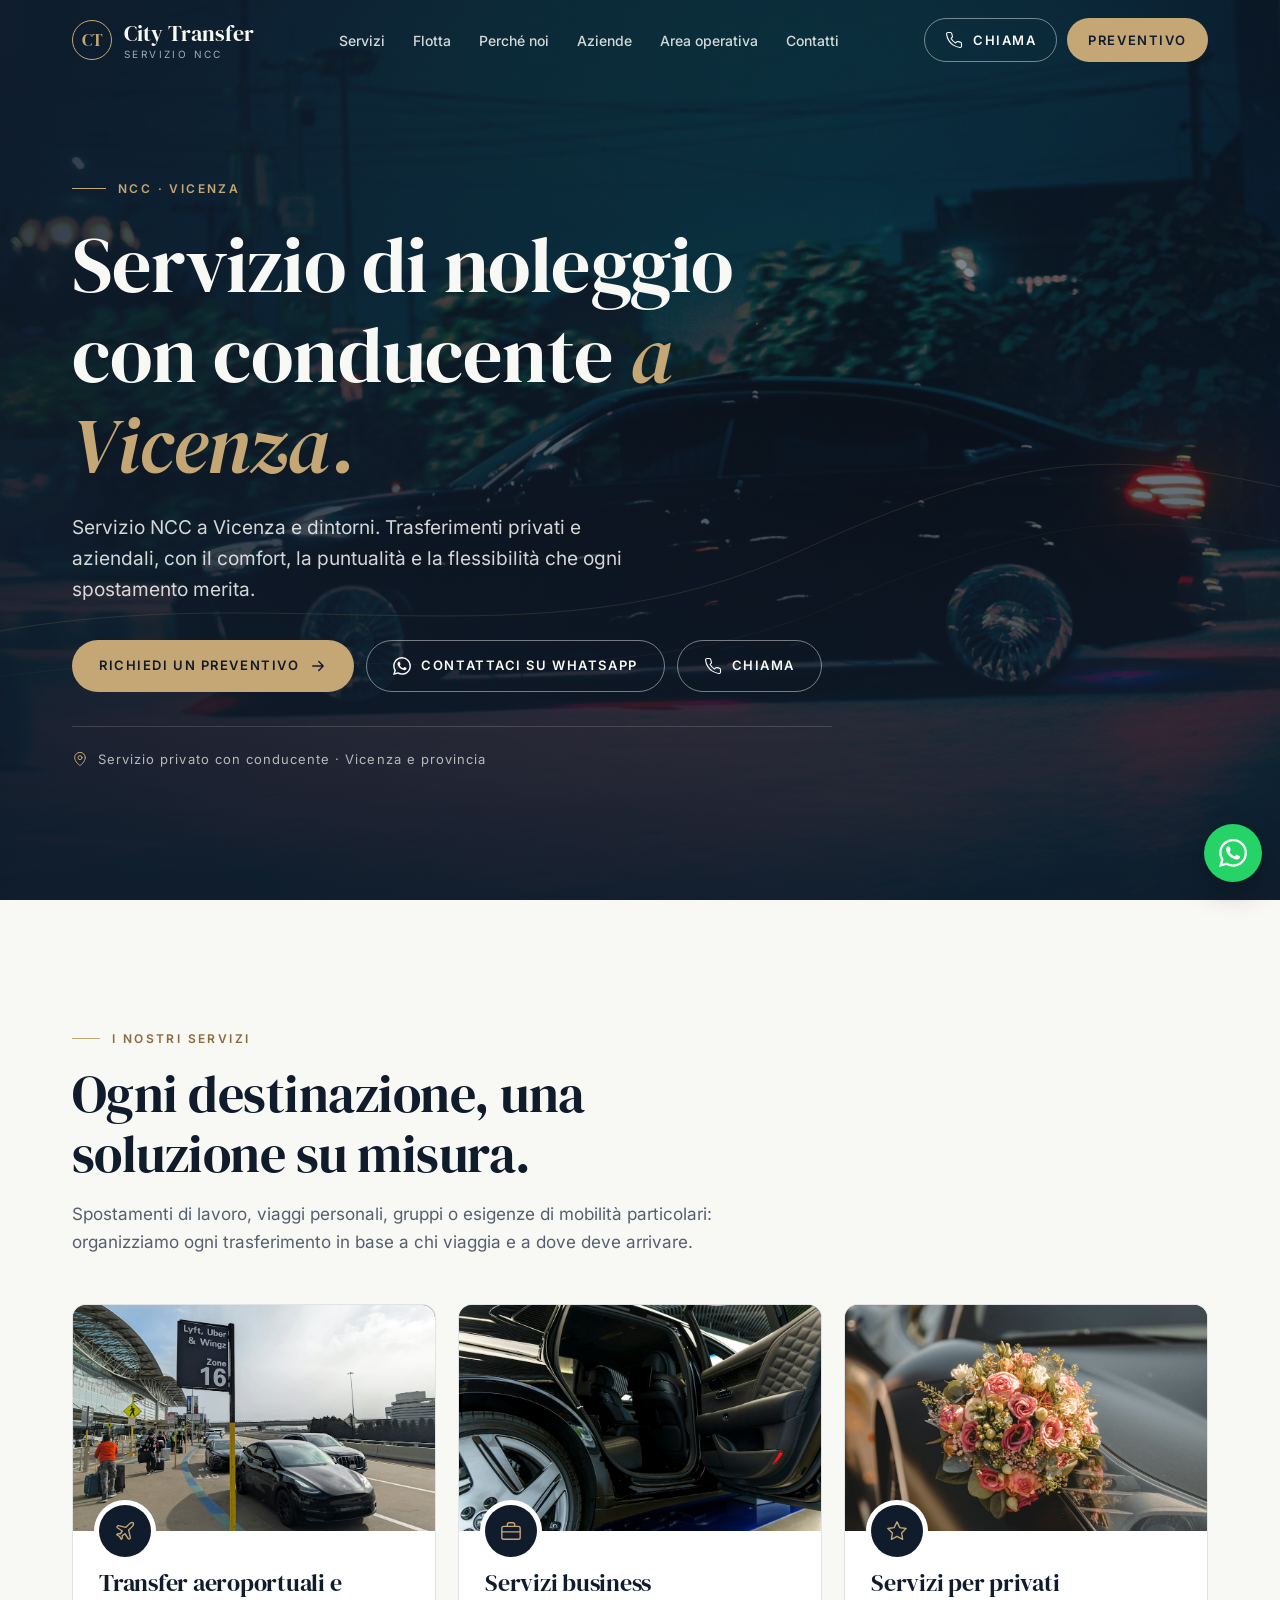
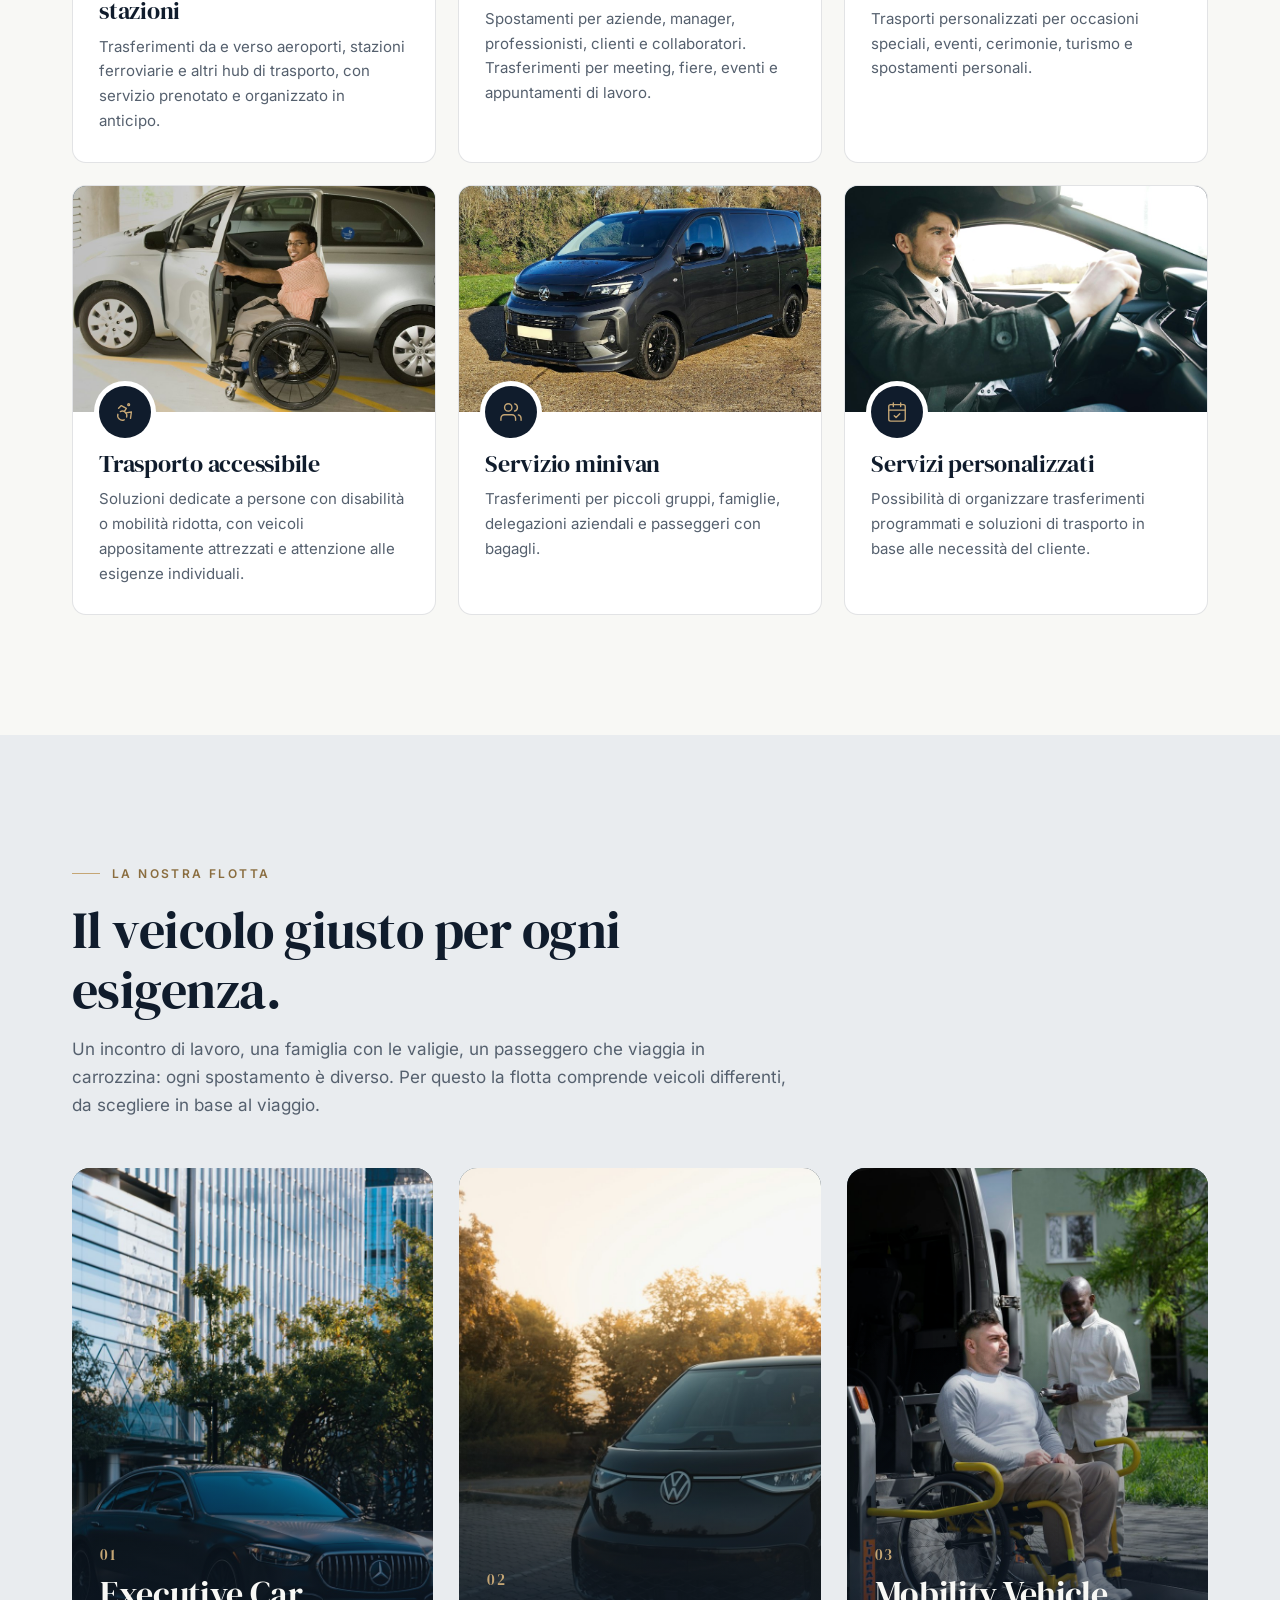
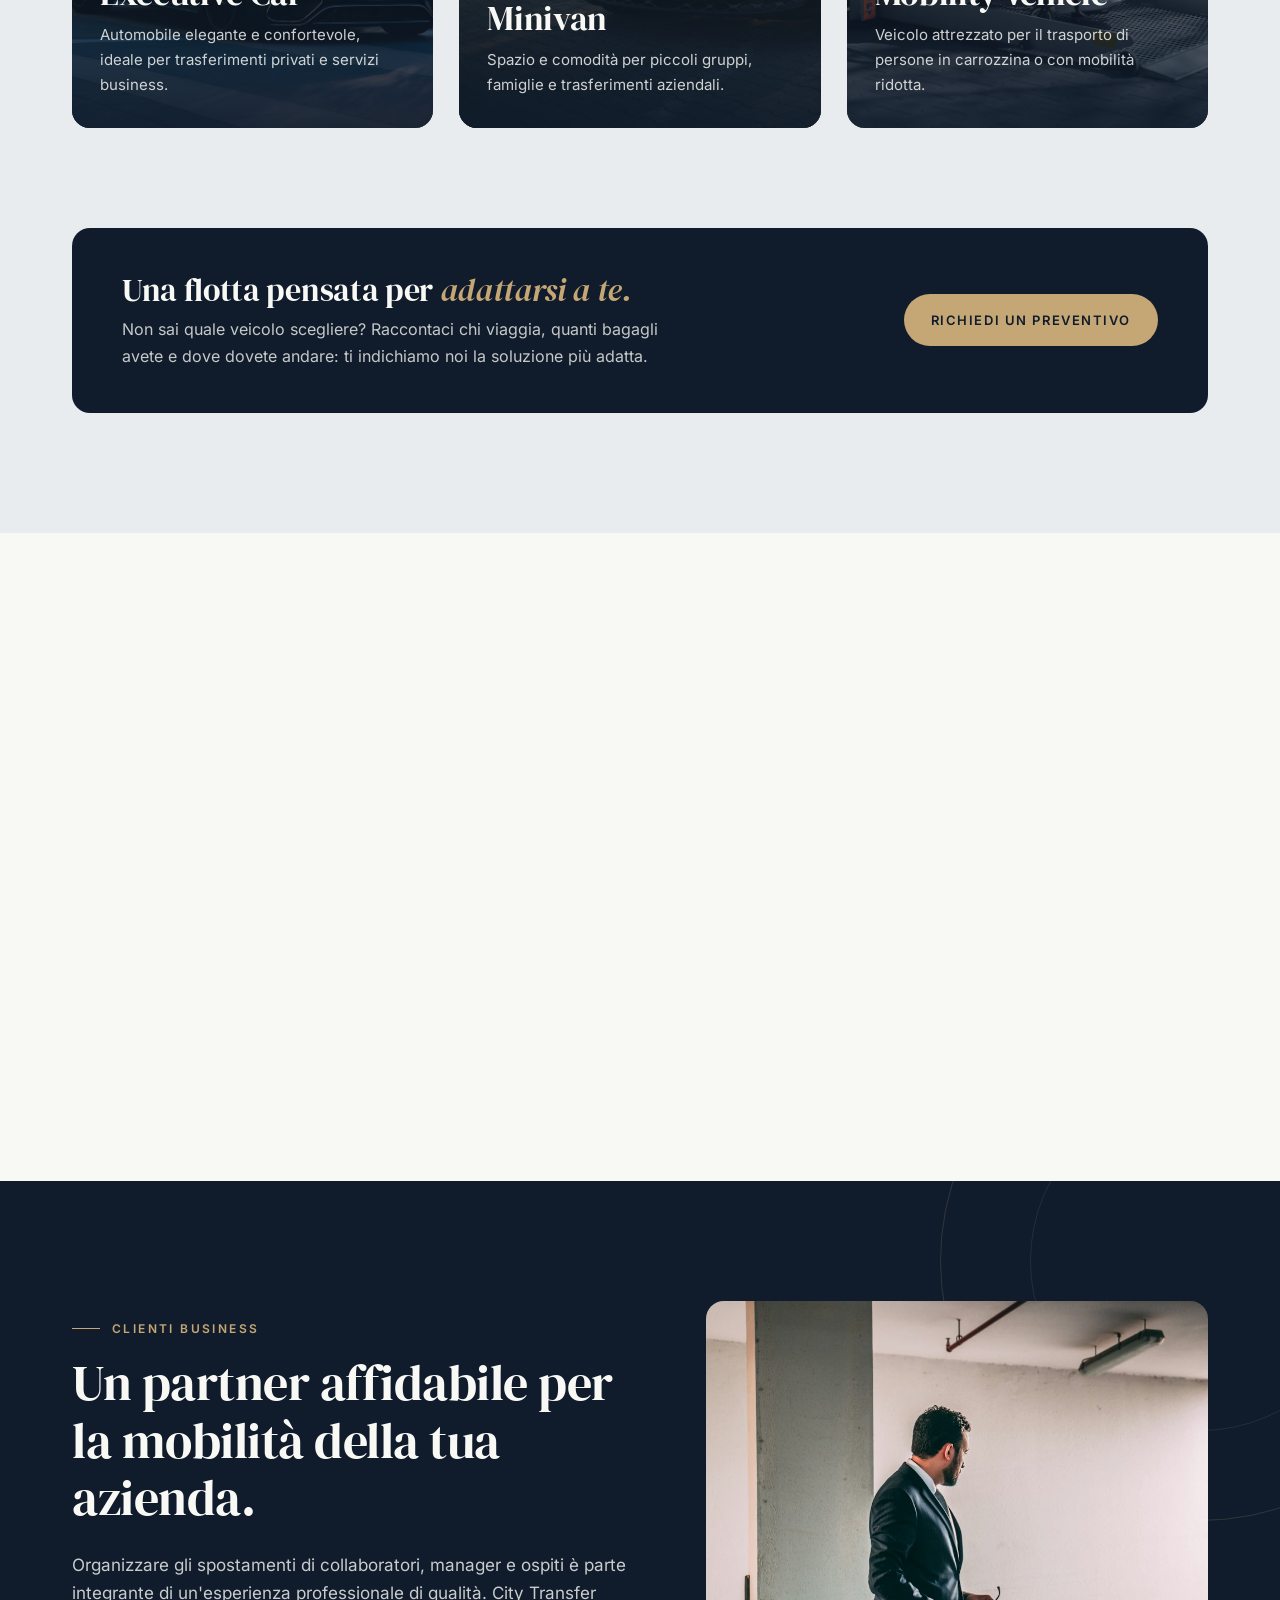
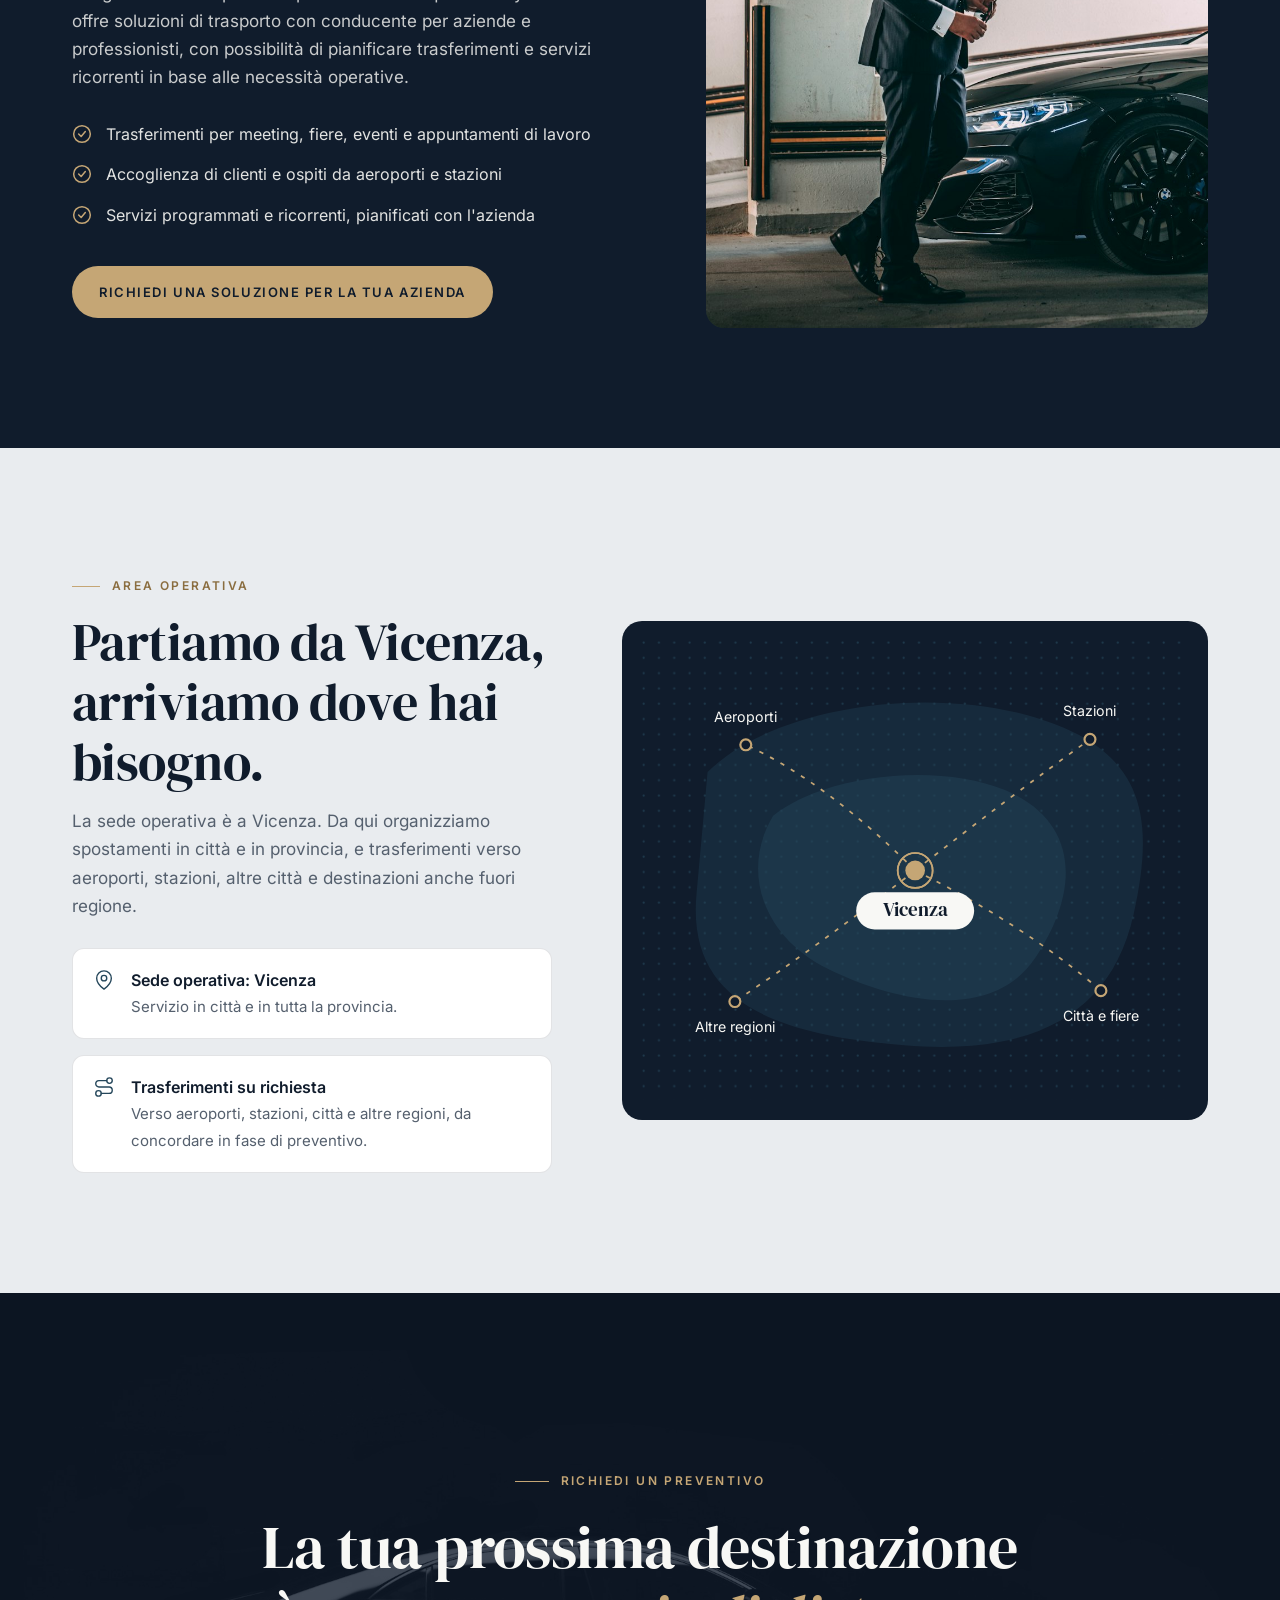
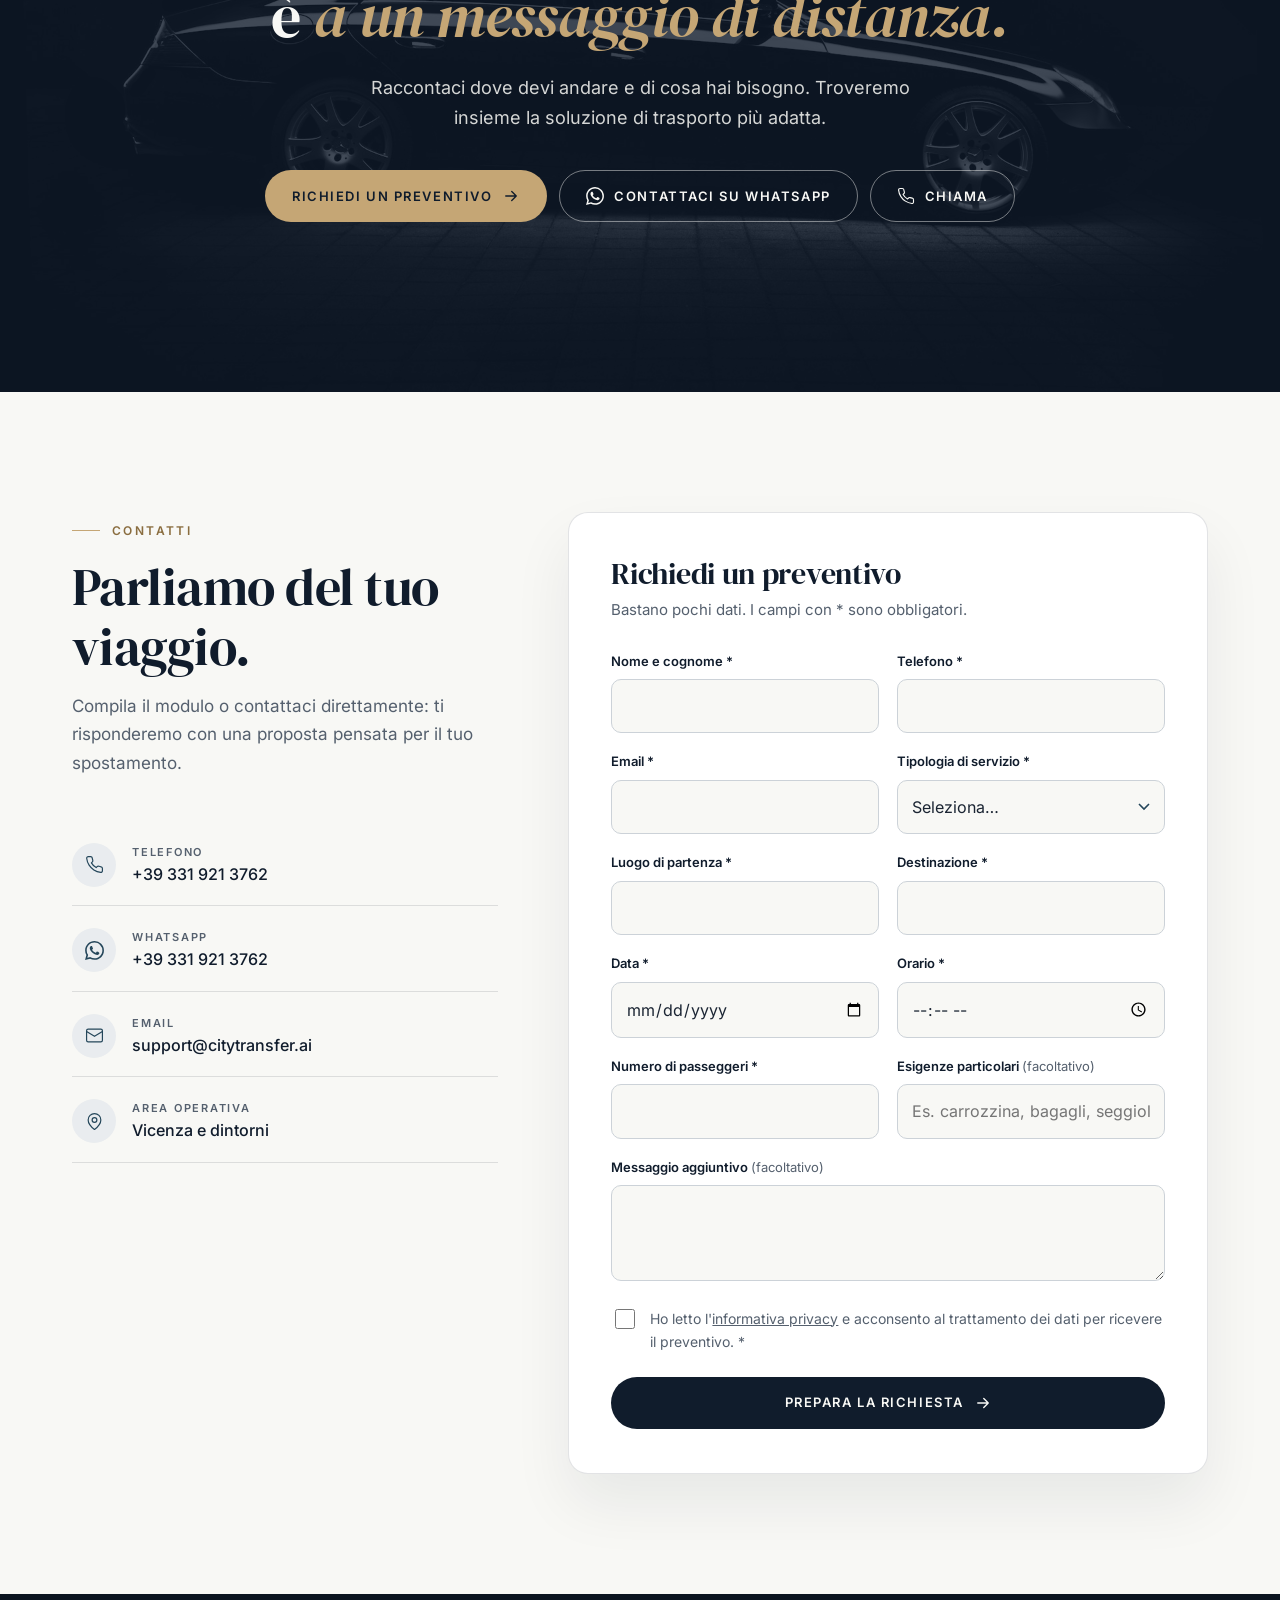
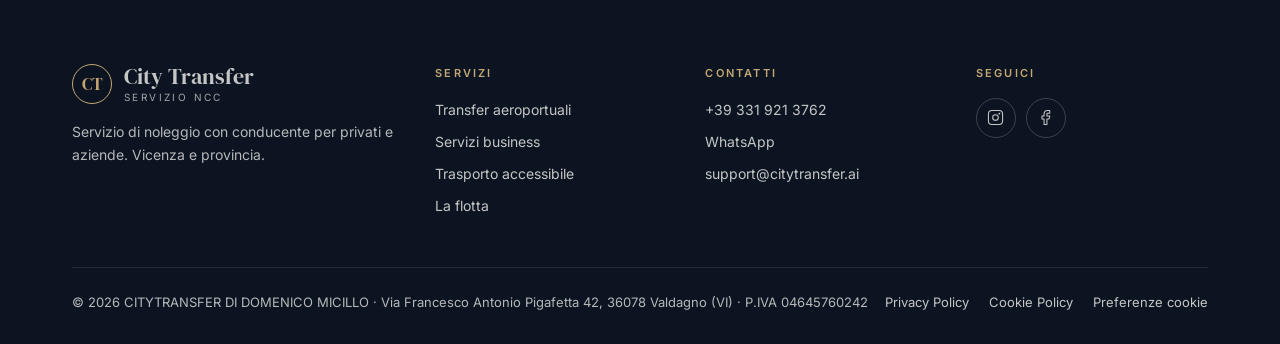
<file: index.html>
<!DOCTYPE html>
<html lang="it">
<head>
  <meta charset="UTF-8">
  <meta name="viewport" content="width=device-width, initial-scale=1">
  <title>City Transfer | Servizio NCC a Vicenza</title>
  <meta name="description" content="Servizio NCC a Vicenza per privati e aziende. Transfer aeroportuali, servizi business, minivan e trasporto accessibile. Richiedi un preventivo.">
  <meta name="theme-color" content="#101C2C">
  <meta property="og:title" content="City Transfer | Servizio NCC a Vicenza">
  <meta property="og:description" content="Servizio NCC a Vicenza per privati e aziende. Transfer aeroportuali, servizi business, minivan e trasporto accessibile.">
  <meta property="og:type" content="website">
  <meta property="og:locale" content="it_IT">
  <meta property="og:url" content="https://www.citytransfer.ai/">
  <meta property="og:site_name" content="City Transfer">
  <meta property="og:image" content="https://www.citytransfer.ai/og-image.jpg">
  <meta property="og:image:width" content="1200">
  <meta property="og:image:height" content="630">
  <meta property="og:image:alt" content="City Transfer, servizio di noleggio con conducente a Vicenza">
  <meta name="twitter:card" content="summary_large_image">
  <link rel="canonical" href="https://www.citytransfer.ai/">
  <script type="application/ld+json">
  {
    "@context": "https://schema.org",
    "@type": "LocalBusiness",
    "@id": "https://www.citytransfer.ai/#business",
    "name": "City Transfer",
    "legalName": "CITYTRANSFER DI DOMENICO MICILLO",
    "description": "Servizio di noleggio con conducente (NCC) a Vicenza e dintorni: transfer aeroportuali, servizi business, minivan e trasporto accessibile per privati e aziende.",
    "url": "https://www.citytransfer.ai/",
    "logo": "https://www.citytransfer.ai/icon-512.png",
    "image": "https://www.citytransfer.ai/og-image.jpg",
    "telephone": "+39 331 921 3762",
    "email": "support@citytransfer.ai",
    "vatID": "IT04645760242",
    "address": {
      "@type": "PostalAddress",
      "streetAddress": "Via Francesco Antonio Pigafetta 42",
      "postalCode": "36078",
      "addressLocality": "Valdagno",
      "addressRegion": "VI",
      "addressCountry": "IT"
    },
    "areaServed": [
      { "@type": "City", "name": "Vicenza" },
      { "@type": "AdministrativeArea", "name": "Provincia di Vicenza" }
    ],
    "sameAs": [
      "https://www.facebook.com/profile.php?id=61596552343853",
      "https://www.instagram.com/citytransfer2020/"
    ]
  }
  </script>
  <link rel="icon" href="/favicon.ico" sizes="48x48">
  <link rel="icon" href="/favicon.svg" type="image/svg+xml">
  <link rel="apple-touch-icon" href="/apple-touch-icon.png">
  <link rel="preload" href="/fonts/dm-serif-display-latin-400-normal.woff2" as="font" type="font/woff2" crossorigin>
  <link rel="preload" href="/fonts/inter-latin-400-normal.woff2" as="font" type="font/woff2" crossorigin>
  <link rel="stylesheet" href="/site-base.css">
  <link rel="stylesheet" href="/vendor/cookieconsent.css">

  <!-- Google Analytics 4: parte solo con il consenso "Statistiche" -->
  <script type="text/plain" data-category="analytics" data-service="ga4" src="https://www.googletagmanager.com/gtag/js?id=G-K69Z3D29YG"></script>
  <script type="text/plain" data-category="analytics" data-service="ga4">
    window.dataLayer = window.dataLayer || [];
    function gtag(){dataLayer.push(arguments);}
    gtag('consent', 'default', { ad_storage: 'denied', ad_user_data: 'denied', ad_personalization: 'denied', analytics_storage: 'granted' });
    gtag('js', new Date());
    gtag('config', 'G-K69Z3D29YG');
  </script>

  <!-- Microsoft Clarity: parte solo con il consenso "Statistiche" -->
  <script type="text/plain" data-category="analytics" data-service="clarity">
    (function(c,l,a,r,i,t,y){c[a]=c[a]||function(){(c[a].q=c[a].q||[]).push(arguments)};t=l.createElement(r);t.async=1;t.src="https://www.clarity.ms/tag/"+i;y=l.getElementsByTagName(r)[0];y.parentNode.insertBefore(t,y);})(window,document,"clarity","script","zikj3oge3r");
    window.clarity('consentv2', { ad_Storage: 'denied', analytics_Storage: 'granted' });
  </script>

  <style>
    :root{
      --notte:#101C2C;
      --notte-2:#0B1420;
      --petrolio:#24465A;
      --bianco:#F8F8F5;
      --grigio:#E9ECEF;
      --oro:#C5A675;
      --oro-scuro:#8A6D3F;
      --testo:#1B2533;
      --muted:#55606E;
      --linea:rgba(16,28,44,.12);
      --serif:'DM Serif Display', Georgia, 'Times New Roman', serif;
      --sans:'Inter', system-ui, -apple-system, 'Segoe UI', Roboto, sans-serif;
      --raggio:14px;
      --max:1180px;
    }
    *,*::before,*::after{box-sizing:border-box}
    html{scroll-behavior:smooth;-webkit-text-size-adjust:100%}
    body{margin:0;font-family:var(--sans);font-size:16px;line-height:1.65;color:var(--testo);background:var(--bianco);-webkit-font-smoothing:antialiased}
    img{max-width:100%;display:block}
    a{color:inherit}
    h1,h2,h3{font-family:var(--serif);font-weight:400;line-height:1.15;margin:0;letter-spacing:-.01em}
    p{margin:0}
    .wrap{width:100%;max-width:var(--max);margin:0 auto;padding:0 22px}
    .sr-only{position:absolute;width:1px;height:1px;overflow:hidden;clip:rect(0 0 0 0);white-space:nowrap}
    :focus-visible{outline:2px solid var(--oro);outline-offset:3px;border-radius:4px}

    /* ---------- Bottoni ---------- */
    .btn{display:inline-flex;align-items:center;justify-content:center;gap:10px;min-height:52px;padding:14px 26px;border-radius:999px;font:600 13px/1 var(--sans);letter-spacing:.12em;text-transform:uppercase;text-decoration:none;border:1px solid transparent;cursor:pointer;transition:background .25s,color .25s,border-color .25s,transform .25s}
    .btn svg{width:18px;height:18px;flex:none}
    .btn:hover{transform:translateY(-1px)}
    .btn-oro{background:var(--oro);color:var(--notte)}
    .btn-oro:hover{background:#d4b98c}
    .btn-ghost{border-color:rgba(248,248,245,.45);color:var(--bianco)}
    .btn-ghost:hover{border-color:var(--oro);color:var(--oro)}
    .btn-notte{background:var(--notte);color:var(--bianco)}
    .btn-notte:hover{background:var(--petrolio)}
    .btn-linea{border-color:var(--notte);color:var(--notte)}
    .btn-linea:hover{background:var(--notte);color:var(--bianco)}

    /* ---------- Header ---------- */
    .header{position:fixed;inset:0 0 auto 0;z-index:50;transition:background .3s,box-shadow .3s,padding .3s;padding:18px 0}
    .header.scrolled{background:rgba(16,28,44,.96);backdrop-filter:blur(8px);box-shadow:0 8px 30px rgba(0,0,0,.18);padding:10px 0}
    .header .wrap{display:flex;align-items:center;justify-content:space-between;gap:20px}
    .logo{display:flex;align-items:center;gap:12px;text-decoration:none;color:var(--bianco)}
    .logo-mark{width:40px;height:40px;border:1px solid var(--oro);border-radius:50%;display:grid;place-items:center;font-family:var(--serif);color:var(--oro);font-size:17px}
    .logo-text{font-family:var(--serif);font-size:22px;line-height:1}
    .logo-text small{display:block;font-family:var(--sans);font-size:10px;letter-spacing:.24em;text-transform:uppercase;color:rgba(248,248,245,.65);margin-top:5px}
    .nav{display:none}
    .nav ul{list-style:none;margin:0;padding:0;display:flex;gap:28px}
    .nav a{text-decoration:none;color:rgba(248,248,245,.85);font-size:14px;font-weight:500;transition:color .2s}
    .nav a:hover{color:var(--oro)}
    .header-cta{display:none}
    .header-cta.btn{min-height:44px;padding:10px 20px}
    .header-actions{display:flex;align-items:center;gap:10px}
    .header-call.btn{width:46px;height:46px;min-height:46px;padding:0;border-radius:50%}
    .header-call .lbl{display:none}
    .mobile-menu .mm-call{margin-top:12px}
    .burger{width:46px;height:46px;border:1px solid rgba(248,248,245,.35);border-radius:50%;background:transparent;color:var(--bianco);display:grid;place-items:center;cursor:pointer}
    .burger span{display:block;width:18px;height:1.5px;background:currentColor;position:relative;transition:background .2s}
    .burger span::before,.burger span::after{content:"";position:absolute;left:0;width:18px;height:1.5px;background:currentColor;transition:transform .25s}
    .burger span::before{top:-6px}.burger span::after{top:6px}
    .menu-open .burger span{background:transparent}
    .menu-open .burger span::before{transform:translateY(6px) rotate(45deg)}
    .menu-open .burger span::after{transform:translateY(-6px) rotate(-45deg)}
    .mobile-menu{position:fixed;inset:0;z-index:40;background:var(--notte);padding:110px 28px 40px;display:flex;flex-direction:column;gap:6px;opacity:0;visibility:hidden;transition:opacity .3s,visibility .3s}
    .menu-open .mobile-menu{opacity:1;visibility:visible}
    .mobile-menu a{font-family:var(--serif);font-size:30px;color:var(--bianco);text-decoration:none;padding:8px 0;border-bottom:1px solid rgba(248,248,245,.08)}
    .mobile-menu .btn{margin-top:26px;font-family:var(--sans);font-size:13px;border-bottom:0}
    @media (min-width:1024px){
      .nav,.header-cta{display:flex}
      .burger,.mobile-menu{display:none}
      .header-call.btn{width:auto;height:auto;min-height:44px;padding:10px 20px;border-radius:999px}
      .header-call .lbl{display:inline}
    }

    /* ---------- Segnaposto immagini ---------- */
    .media{position:relative;overflow:hidden;background:
      radial-gradient(ellipse at 75% 20%, rgba(197,166,117,.22), transparent 55%),
      linear-gradient(140deg, var(--petrolio) 0%, var(--notte) 75%)}
    .media img{position:absolute;inset:0;width:100%;height:100%;object-fit:cover;color:transparent}
    .ph-label{position:absolute;left:14px;bottom:12px;font-size:11px;letter-spacing:.06em;color:rgba(248,248,245,.6);background:rgba(11,20,32,.45);padding:4px 9px;border-radius:999px;border:1px dashed rgba(197,166,117,.45)}

    /* ---------- Hero ---------- */
    .hero{position:relative;min-height:100vh;min-height:100svh;display:flex;align-items:flex-end;color:var(--bianco);padding:130px 0 70px}
    .hero .media{position:absolute;inset:0}
    .hero .media::after{content:"";position:absolute;inset:0;background:linear-gradient(90deg,rgba(16,28,44,.75) 0%,rgba(16,28,44,.25) 70%),linear-gradient(180deg,rgba(16,28,44,.55) 0%,rgba(16,28,44,.35) 35%,rgba(16,28,44,.92) 100%)}
    .hero .ph-label{z-index:2;left:auto;right:22px;bottom:auto;top:96px}
    .hero-lines{position:absolute;inset:0;z-index:1;opacity:.5;pointer-events:none}
    .hero-content{position:relative;z-index:2;max-width:760px}
    .eyebrow{display:inline-flex;align-items:center;gap:12px;font-size:12px;font-weight:600;letter-spacing:.2em;text-transform:uppercase;color:var(--oro);margin-bottom:22px}
    .eyebrow::before{content:"";width:34px;height:1px;background:var(--oro)}
    .hero h1{font-size:clamp(40px,8.5vw,78px);margin-bottom:22px}
    .hero h1 em{font-style:italic;color:var(--oro)}
    .hero p.lead{font-size:clamp(16px,2.2vw,19px);color:rgba(248,248,245,.85);max-width:600px;margin-bottom:34px}
    .cta-row{display:flex;flex-direction:column;gap:12px}
    @media (min-width:560px){.cta-row{flex-direction:row;flex-wrap:wrap}}
    .hero-note{margin-top:34px;padding-top:22px;border-top:1px solid rgba(248,248,245,.15);font-size:13px;letter-spacing:.08em;color:rgba(248,248,245,.7);display:flex;align-items:center;gap:10px}
    .hero-note svg{width:16px;height:16px;color:var(--oro)}
    @media (min-width:900px){.hero{align-items:center;padding-bottom:90px}}

    /* ---------- Sezioni ---------- */
    section{scroll-margin-top:70px}
    .sec{padding:84px 0}
    @media (min-width:900px){.sec{padding:120px 0}}
    .sec-head{max-width:720px;margin-bottom:48px}
    .sec-head.center{margin-left:auto;margin-right:auto;text-align:center}
    .sec-head.center .eyebrow{justify-content:center}
    .kicker{display:inline-flex;align-items:center;gap:12px;font-size:12px;font-weight:600;letter-spacing:.2em;text-transform:uppercase;color:var(--oro-scuro);margin-bottom:16px}
    .kicker::before{content:"";width:28px;height:1px;background:var(--oro)}
    .sec-head h2{font-size:clamp(32px,5.5vw,52px);color:var(--notte);margin-bottom:16px}
    .sec-head p{color:var(--muted);font-size:17px}
    .bg-grigio{background:var(--grigio)}

    /* ---------- Servizi ---------- */
    .grid-servizi{display:grid;gap:22px}
    @media (min-width:640px){.grid-servizi{grid-template-columns:repeat(2,1fr)}}
    @media (min-width:1000px){.grid-servizi{grid-template-columns:repeat(3,1fr)}}
    .card{background:#fff;border-radius:var(--raggio);overflow:hidden;border:1px solid var(--linea);display:flex;flex-direction:column;transition:transform .35s,box-shadow .35s}
    .card:hover{transform:translateY(-4px);box-shadow:0 20px 40px rgba(16,28,44,.1)}
    .card .media{aspect-ratio:16/10}
    .card .ph-label{top:12px;bottom:auto}
    .card-body{padding:30px 26px 28px;position:relative;flex:1}
    .icon-badge{position:absolute;top:-26px;left:26px;width:52px;height:52px;border-radius:50%;background:var(--notte);color:var(--oro);display:grid;place-items:center;box-shadow:0 0 0 5px #fff}
    .icon-badge svg{width:22px;height:22px}
    .card h3{font-size:24px;color:var(--notte);margin:8px 0 10px}
    .card p{color:var(--muted);font-size:15px}

    /* ---------- Flotta ---------- */
    .grid-flotta{display:grid;gap:26px}
    @media (min-width:900px){.grid-flotta{grid-template-columns:repeat(3,1fr)}}
    .veicolo{position:relative;border-radius:18px;overflow:hidden;color:var(--bianco);min-height:460px;display:flex;align-items:flex-end;isolation:isolate}
    .veicolo .media{position:absolute;inset:0;z-index:-1}
    .veicolo .media::after{content:"";position:absolute;inset:0;background:linear-gradient(180deg,rgba(16,28,44,0) 30%,rgba(16,28,44,.92) 100%)}
    .veicolo .ph-label{top:16px;bottom:auto;left:16px;z-index:2}
    .veicolo .media img{transition:transform 1.2s ease}
    .veicolo:hover .media img{transform:scale(1.05)}
    .veicolo-body{padding:30px 28px}
    .veicolo-num{font-family:var(--serif);font-size:15px;color:var(--oro);letter-spacing:.1em;display:block;margin-bottom:6px}
    .veicolo h3{font-size:34px;margin-bottom:10px}
    .veicolo p{color:rgba(248,248,245,.82);font-size:15px;max-width:340px}
    @media (min-width:900px){.veicolo{min-height:560px}.veicolo:nth-child(2){transform:translateY(40px)}}
    .flex-banner{margin-top:70px;background:var(--notte);color:var(--bianco);border-radius:18px;padding:36px 30px;display:flex;flex-direction:column;gap:22px;align-items:flex-start}
    .flex-banner h3{font-size:clamp(24px,3.5vw,32px)}
    .flex-banner h3 em{color:var(--oro)}
    .flex-banner p{color:rgba(248,248,245,.78);margin-top:8px;max-width:560px}
    @media (min-width:900px){.flex-banner{flex-direction:row;align-items:center;justify-content:space-between;padding:44px 50px;margin-top:100px}}

    /* ---------- Vantaggi ---------- */
    .grid-vantaggi{display:grid;gap:0;border-top:1px solid var(--linea)}
    @media (min-width:640px){.grid-vantaggi{grid-template-columns:repeat(2,1fr)}}
    @media (min-width:1000px){.grid-vantaggi{grid-template-columns:repeat(4,1fr);border-top:0}}
    .vantaggio{padding:34px 6px;border-bottom:1px solid var(--linea)}
    @media (min-width:1000px){.vantaggio{padding:10px 30px;border-bottom:0;border-left:1px solid var(--linea)}.vantaggio:first-child{border-left:0;padding-left:0}}
    .vantaggio svg{width:34px;height:34px;color:var(--oro-scuro);stroke-width:1.3;margin-bottom:20px}
    .vantaggio h3{font-size:26px;color:var(--notte);margin-bottom:10px}
    .vantaggio p{color:var(--muted);font-size:15px}

    /* ---------- Aziende ---------- */
    .aziende{background:var(--notte);color:var(--bianco);position:relative;overflow:hidden}
    .aziende::before{content:"";position:absolute;right:-180px;top:-180px;width:520px;height:520px;border-radius:50%;border:1px solid rgba(197,166,117,.18)}
    .aziende::after{content:"";position:absolute;right:-90px;top:-90px;width:340px;height:340px;border-radius:50%;border:1px solid rgba(197,166,117,.12)}
    .aziende-grid{display:grid;gap:50px;align-items:center;position:relative;z-index:1}
    @media (min-width:960px){.aziende-grid{grid-template-columns:1.05fr .95fr;gap:80px}}
    .aziende .kicker{color:var(--oro)}
    .aziende h2{font-size:clamp(32px,5vw,50px);margin-bottom:24px}
    .aziende p.testo{color:rgba(248,248,245,.8);font-size:17px;margin-bottom:30px}
    .check-list{list-style:none;padding:0;margin:0 0 38px;display:grid;gap:14px}
    .check-list li{display:flex;gap:14px;align-items:flex-start;color:rgba(248,248,245,.9)}
    .check-list svg{width:20px;height:20px;color:var(--oro);flex:none;margin-top:3px}
    .aziende .media{aspect-ratio:4/5;border-radius:18px}
    @media (max-width:959px){.aziende .media{aspect-ratio:16/11}}

    /* ---------- Area operativa ---------- */
    .area-grid{display:grid;gap:40px;align-items:center}
    @media (min-width:960px){.area-grid{grid-template-columns:.9fr 1.1fr;gap:70px}}
    .area-grid .sec-head{margin-bottom:28px}
    .area-points{list-style:none;padding:0;margin:0;display:grid;gap:16px}
    .area-points li{display:flex;gap:16px;align-items:flex-start;padding:18px 20px;background:#fff;border-radius:12px;border:1px solid var(--linea)}
    .area-points svg{width:22px;height:22px;color:var(--petrolio);flex:none;margin-top:2px}
    .area-points strong{display:block;color:var(--notte);font-weight:600}
    .area-points span{color:var(--muted);font-size:15px}
    .mappa{background:var(--notte);border-radius:20px;padding:20px;position:relative;overflow:hidden}
    .mappa svg{width:100%;height:auto;display:block}
    .rotta{stroke-dasharray:4 7;animation:scorri 2.4s linear infinite}
    @keyframes scorri{to{stroke-dashoffset:-44}}
    .pulse{transform-origin:250px 210px;animation:pulse 2.6s ease-out infinite}
    .pulse.d2{animation-delay:1.3s}
    @keyframes pulse{0%{transform:scale(.4);opacity:.8}100%{transform:scale(2.6);opacity:0}}

    /* ---------- CTA finale ---------- */
    .cta-finale{position:relative;color:var(--bianco);padding:120px 0;text-align:center;overflow:hidden}
    .cta-finale .media{position:absolute;inset:0}
    .cta-finale .media::after{content:"";position:absolute;inset:0;background:rgba(16,28,44,.78)}
    .cta-finale .ph-label{z-index:2}
    .cta-finale .wrap{position:relative;z-index:2;max-width:820px}
    .cta-finale h2{font-size:clamp(34px,6vw,60px);margin-bottom:22px}
    .cta-finale h2 em{color:var(--oro)}
    .cta-finale p{color:rgba(248,248,245,.85);font-size:18px;max-width:560px;margin:0 auto 38px}
    .cta-finale .cta-row{justify-content:center;align-items:center}
    @media (min-width:900px){.cta-finale{padding:170px 0}}

    /* ---------- Contatti + form ---------- */
    .contatti-grid{display:grid;gap:44px}
    @media (min-width:1000px){.contatti-grid{grid-template-columns:.8fr 1.2fr;gap:70px}}
    .info-list{list-style:none;padding:0;margin:0;display:grid;gap:4px}
    .info-list li{display:flex;gap:16px;padding:18px 0;border-bottom:1px solid var(--linea)}
    .info-list .ico{width:44px;height:44px;border-radius:50%;background:var(--grigio);display:grid;place-items:center;color:var(--petrolio);flex:none}
    .info-list .ico svg{width:19px;height:19px}
    .info-list small{display:block;font-size:11px;letter-spacing:.16em;text-transform:uppercase;color:var(--muted);font-weight:600}
    .info-list a,.info-list span.val{color:var(--notte);font-weight:500;text-decoration:none;font-size:16px}
    .info-list a:hover{color:var(--petrolio);text-decoration:underline}
    .form-box{background:#fff;border:1px solid var(--linea);border-radius:20px;padding:30px 22px;box-shadow:0 30px 60px rgba(16,28,44,.07)}
    @media (min-width:640px){.form-box{padding:44px 42px}}
    .form-box h3{font-size:30px;color:var(--notte);margin-bottom:6px}
    .form-box > p{color:var(--muted);margin-bottom:28px;font-size:15px}
    .form-grid{display:grid;gap:18px}
    @media (min-width:640px){.form-grid{grid-template-columns:1fr 1fr}.full{grid-column:1/-1}}
    .campo label{display:block;font-size:13px;font-weight:600;color:var(--notte);margin-bottom:7px}
    .campo label .opz{font-weight:400;color:var(--muted)}
    .campo input,.campo select,.campo textarea{width:100%;font:inherit;font-size:16px;color:var(--testo);background:var(--bianco);border:1px solid #CCD2D8;border-radius:10px;padding:13px 14px;transition:border-color .2s,box-shadow .2s;appearance:none;-webkit-appearance:none}
    .campo select{background-image:url("data:image/svg+xml,%3Csvg xmlns='http://www.w3.org/2000/svg' width='12' height='8' viewBox='0 0 12 8'%3E%3Cpath d='M1 1l5 5 5-5' stroke='%2324465A' stroke-width='1.6' fill='none'/%3E%3C/svg%3E");background-repeat:no-repeat;background-position:right 14px center;padding-right:38px}
    .campo textarea{min-height:96px;resize:vertical}
    .campo input:focus,.campo select:focus,.campo textarea:focus{outline:0;border-color:var(--petrolio);box-shadow:0 0 0 3px rgba(36,70,90,.15)}
    .privacy{display:flex;gap:12px;align-items:flex-start;font-size:14px;color:var(--muted)}
    .privacy input{width:20px;height:20px;margin-top:2px;accent-color:var(--notte);flex:none}
    .form-box .btn{width:100%;margin-top:6px}
    .form-result{margin-top:24px;padding:24px;border-radius:14px;background:var(--grigio);border-left:3px solid var(--oro)}
    .form-result h4{margin:0 0 6px;font-family:var(--serif);font-weight:400;font-size:22px;color:var(--notte)}
    .form-result p{color:var(--muted);font-size:15px;margin-bottom:16px}
    .form-result .cta-row .btn{width:auto;margin:0}

    /* ---------- Footer ---------- */
    .footer{background:var(--notte-2);color:rgba(248,248,245,.72);padding:70px 0 30px;font-size:14px}
    .footer-grid{display:grid;gap:38px;margin-bottom:50px}
    @media (min-width:800px){.footer-grid{grid-template-columns:1.4fr 1fr 1fr 1fr}}
    .footer h4{font-family:var(--sans);font-size:11px;letter-spacing:.2em;text-transform:uppercase;color:var(--oro);margin:0 0 16px;font-weight:600}
    .footer ul{list-style:none;padding:0;margin:0;display:grid;gap:9px}
    .footer a{text-decoration:none;color:rgba(248,248,245,.78)}
    .footer a:hover{color:var(--oro)}
    .footer .logo{margin-bottom:16px}
    .social{display:flex;gap:10px}
    .social a{width:40px;height:40px;border:1px solid rgba(248,248,245,.2);border-radius:50%;display:grid;place-items:center}
    .social svg{width:17px;height:17px}
    .footer-bottom{border-top:1px solid rgba(248,248,245,.1);padding-top:24px;display:flex;flex-direction:column;gap:12px;font-size:13px}
    @media (min-width:800px){.footer-bottom{flex-direction:row;justify-content:space-between}}
    .footer-bottom .legal{display:flex;gap:20px;flex-wrap:wrap}

    /* ---------- WhatsApp flottante ---------- */
    .wa-float{position:fixed;right:18px;bottom:18px;z-index:60;width:58px;height:58px;border-radius:50%;background:#25D366;color:#fff;display:grid;place-items:center;box-shadow:0 10px 30px rgba(0,0,0,.25);transition:transform .25s}
    .wa-float:hover{transform:scale(1.07)}
    .wa-float svg{width:28px;height:28px}

    /* ---------- Animazioni ---------- */
    .reveal{opacity:0;transform:translateY(24px);transition:opacity .8s ease,transform .8s ease}
    .reveal.in{opacity:1;transform:none}
    @media (prefers-reduced-motion:reduce){
      html{scroll-behavior:auto}
      .reveal{opacity:1;transform:none;transition:none}
      .rotta,.pulse{animation:none}
      .card,.btn,.veicolo .media img{transition:none}
    }
  </style>
</head>
<body>

<!-- Icone (definite una volta, riusate con <use>) -->
<svg width="0" height="0" style="position:absolute" aria-hidden="true">
  <defs>
    <symbol id="i-plane" viewBox="0 0 24 24" fill="none" stroke="currentColor" stroke-width="1.5" stroke-linecap="round" stroke-linejoin="round"><path d="M17.8 19.2 16 11l3.5-3.5C21 6 21.5 4 21 3c-1-.5-3 0-4.5 1.5L13 8 4.8 6.2c-.5-.1-.9.1-1.1.5l-.3.5c-.2.5-.1 1 .3 1.3L9 12l-2 3H4l-1 1 3 2 2 3 1-1v-3l3-2 3.5 5.3c.3.4.8.5 1.3.3l.5-.2c.4-.3.6-.7.5-1.2z"/></symbol>
    <symbol id="i-briefcase" viewBox="0 0 24 24" fill="none" stroke="currentColor" stroke-width="1.5" stroke-linecap="round" stroke-linejoin="round"><rect x="2" y="7" width="20" height="14" rx="2"/><path d="M16 7V5a2 2 0 0 0-2-2h-4a2 2 0 0 0-2 2v2"/><path d="M2 13h20"/></symbol>
    <symbol id="i-star" viewBox="0 0 24 24" fill="none" stroke="currentColor" stroke-width="1.5" stroke-linecap="round" stroke-linejoin="round"><polygon points="12 2 15.09 8.26 22 9.27 17 14.14 18.18 21.02 12 17.77 5.82 21.02 7 14.14 2 9.27 8.91 8.26 12 2"/></symbol>
    <symbol id="i-access" viewBox="0 0 24 24" fill="none" stroke="currentColor" stroke-width="1.5" stroke-linecap="round" stroke-linejoin="round"><circle cx="16" cy="4" r="1"/><path d="m18 19 1-7-6 1"/><path d="m5 8 3-3 5.5 3-2.36 3.5"/><path d="M4.24 14.5a5 5 0 0 0 6.88 6"/><path d="M13.76 17.5a5 5 0 0 0-6.88-6"/></symbol>
    <symbol id="i-users" viewBox="0 0 24 24" fill="none" stroke="currentColor" stroke-width="1.5" stroke-linecap="round" stroke-linejoin="round"><path d="M17 21v-2a4 4 0 0 0-4-4H5a4 4 0 0 0-4 4v2"/><circle cx="9" cy="7" r="4"/><path d="M23 21v-2a4 4 0 0 0-3-3.87"/><path d="M16 3.13a4 4 0 0 1 0 7.75"/></symbol>
    <symbol id="i-calendar" viewBox="0 0 24 24" fill="none" stroke="currentColor" stroke-width="1.5" stroke-linecap="round" stroke-linejoin="round"><rect x="3" y="4" width="18" height="18" rx="2"/><path d="M16 2v4M8 2v4M3 10h18"/><path d="m9 16 2 2 4-4"/></symbol>
    <symbol id="i-award" viewBox="0 0 24 24" fill="none" stroke="currentColor" stroke-width="1.5" stroke-linecap="round" stroke-linejoin="round"><circle cx="12" cy="8" r="6"/><path d="M15.48 12.89 17 22l-5-3-5 3 1.52-9.11"/></symbol>
    <symbol id="i-clock" viewBox="0 0 24 24" fill="none" stroke="currentColor" stroke-width="1.5" stroke-linecap="round" stroke-linejoin="round"><circle cx="12" cy="12" r="10"/><polyline points="12 6 12 12 16 14"/></symbol>
    <symbol id="i-seat" viewBox="0 0 24 24" fill="none" stroke="currentColor" stroke-width="1.5" stroke-linecap="round" stroke-linejoin="round"><path d="M19 9V6a2 2 0 0 0-2-2H7a2 2 0 0 0-2 2v3"/><path d="M3 16a2 2 0 0 0 2 2h14a2 2 0 0 0 2-2v-5a2 2 0 0 0-4 0v1.5a.5.5 0 0 1-.5.5h-9a.5.5 0 0 1-.5-.5V11a2 2 0 0 0-4 0z"/><path d="M5 18v2M19 18v2"/></symbol>
    <symbol id="i-flex" viewBox="0 0 24 24" fill="none" stroke="currentColor" stroke-width="1.5" stroke-linecap="round" stroke-linejoin="round"><path d="m17 1 4 4-4 4"/><path d="M3 11V9a4 4 0 0 1 4-4h14"/><path d="m7 23-4-4 4-4"/><path d="M21 13v2a4 4 0 0 1-4 4H3"/></symbol>
    <symbol id="i-pin" viewBox="0 0 24 24" fill="none" stroke="currentColor" stroke-width="1.5" stroke-linecap="round" stroke-linejoin="round"><path d="M20 10c0 6-8 12-8 12s-8-6-8-12a8 8 0 0 1 16 0Z"/><circle cx="12" cy="10" r="3"/></symbol>
    <symbol id="i-phone" viewBox="0 0 24 24" fill="none" stroke="currentColor" stroke-width="1.5" stroke-linecap="round" stroke-linejoin="round"><path d="M22 16.92v3a2 2 0 0 1-2.18 2 19.79 19.79 0 0 1-8.63-3.07 19.5 19.5 0 0 1-6-6 19.79 19.79 0 0 1-3.07-8.67A2 2 0 0 1 4.11 2h3a2 2 0 0 1 2 1.72c.13.96.36 1.9.7 2.81a2 2 0 0 1-.45 2.11L8.09 9.91a16 16 0 0 0 6 6l1.27-1.27a2 2 0 0 1 2.11-.45c.91.34 1.85.57 2.81.7A2 2 0 0 1 22 16.92z"/></symbol>
    <symbol id="i-mail" viewBox="0 0 24 24" fill="none" stroke="currentColor" stroke-width="1.5" stroke-linecap="round" stroke-linejoin="round"><rect x="2" y="4" width="20" height="16" rx="2"/><path d="m22 7-10 6L2 7"/></symbol>
    <symbol id="i-check" viewBox="0 0 24 24" fill="none" stroke="currentColor" stroke-width="1.8" stroke-linecap="round" stroke-linejoin="round"><circle cx="12" cy="12" r="10"/><path d="m8 12 3 3 5-6"/></symbol>
    <symbol id="i-route" viewBox="0 0 24 24" fill="none" stroke="currentColor" stroke-width="1.5" stroke-linecap="round" stroke-linejoin="round"><circle cx="6" cy="19" r="3"/><path d="M9 19h8.5a3.5 3.5 0 0 0 0-7h-11a3.5 3.5 0 0 1 0-7H15"/><circle cx="18" cy="5" r="3"/></symbol>
    <symbol id="i-arrow" viewBox="0 0 24 24" fill="none" stroke="currentColor" stroke-width="1.8" stroke-linecap="round" stroke-linejoin="round"><path d="M5 12h14M13 6l6 6-6 6"/></symbol>
    <symbol id="i-wa" viewBox="0 0 24 24" fill="currentColor"><path d="M17.47 14.38c-.3-.15-1.76-.87-2.03-.97-.27-.1-.47-.15-.67.15-.2.3-.77.97-.94 1.16-.17.2-.35.22-.64.07-.3-.15-1.26-.46-2.39-1.47-.88-.79-1.48-1.76-1.65-2.06-.17-.3-.02-.46.13-.6.13-.14.3-.35.45-.52.15-.17.2-.3.3-.5.1-.2.05-.37-.03-.52-.07-.15-.67-1.61-.92-2.2-.24-.58-.49-.5-.67-.51h-.57c-.2 0-.52.07-.79.37-.27.3-1.04 1.02-1.04 2.48s1.07 2.88 1.21 3.07c.15.2 2.1 3.2 5.08 4.49.71.31 1.26.49 1.7.63.71.22 1.36.19 1.87.12.57-.09 1.76-.72 2-1.41.25-.7.25-1.29.18-1.41-.08-.13-.27-.2-.57-.35m-5.42 7.4h-.01a9.87 9.87 0 0 1-5.03-1.38l-.36-.21-3.74.98 1-3.65-.24-.37a9.86 9.86 0 0 1-1.51-5.26c0-5.45 4.44-9.88 9.89-9.88 2.64 0 5.12 1.03 6.99 2.9a9.83 9.83 0 0 1 2.89 6.99c0 5.45-4.44 9.88-9.88 9.88m8.41-18.3A11.82 11.82 0 0 0 12.05 0C5.5 0 .16 5.34.16 11.89c0 2.1.55 4.14 1.59 5.95L.06 24l6.3-1.65a11.88 11.88 0 0 0 5.68 1.45h.01c6.55 0 11.89-5.34 11.89-11.89 0-3.18-1.24-6.17-3.48-8.41Z"/></symbol>
    <symbol id="i-ig" viewBox="0 0 24 24" fill="none" stroke="currentColor" stroke-width="1.5"><rect x="2" y="2" width="20" height="20" rx="5"/><circle cx="12" cy="12" r="4"/><circle cx="17.5" cy="6.5" r=".6" fill="currentColor"/></symbol>
    <symbol id="i-fb" viewBox="0 0 24 24" fill="none" stroke="currentColor" stroke-width="1.5" stroke-linecap="round" stroke-linejoin="round"><path d="M18 2h-3a5 5 0 0 0-5 5v3H7v4h3v8h4v-8h3l1-4h-4V7a1 1 0 0 1 1-1h3z"/></symbol>
    <symbol id="i-in" viewBox="0 0 24 24" fill="none" stroke="currentColor" stroke-width="1.5" stroke-linecap="round" stroke-linejoin="round"><path d="M16 8a6 6 0 0 1 6 6v7h-4v-7a2 2 0 0 0-4 0v7h-4v-7a6 6 0 0 1 6-6z"/><rect x="2" y="9" width="4" height="12"/><circle cx="4" cy="4" r="2"/></symbol>
  </defs>
</svg>

<a class="sr-only" href="#servizi">Vai al contenuto</a>

<!-- ============ HEADER ============ -->
<header class="header" id="top">
  <div class="wrap">
    <!-- Logo provvisorio: sostituire con <img src="images/logo.svg" alt="City Transfer"> quando disponibile -->
    <a href="#top" class="logo" aria-label="City Transfer, torna all'inizio">
      <span class="logo-mark">CT</span>
      <span class="logo-text">City Transfer<small>Servizio NCC</small></span>
    </a>
    <nav class="nav" aria-label="Menu principale">
      <ul>
        <li><a href="#servizi">Servizi</a></li>
        <li><a href="#flotta">Flotta</a></li>
        <li><a href="#perche">Perché noi</a></li>
        <li><a href="#aziende">Aziende</a></li>
        <li><a href="#area">Area operativa</a></li>
        <li><a href="#contatti">Contatti</a></li>
      </ul>
    </nav>
    <div class="header-actions">
      <a href="tel:+393319213762" class="btn btn-ghost header-call" aria-label="Chiama City Transfer"><svg><use href="#i-phone"/></svg><span class="lbl">Chiama</span></a>
      <a href="#contatti" class="btn btn-oro header-cta">Preventivo</a>
      <button class="burger" aria-label="Apri il menu" aria-expanded="false" aria-controls="mobile-menu"><span></span></button>
    </div>
  </div>
</header>

<div class="mobile-menu" id="mobile-menu">
  <a href="#servizi">Servizi</a>
  <a href="#flotta">Flotta</a>
  <a href="#perche">Perché noi</a>
  <a href="#aziende">Aziende</a>
  <a href="#area">Area operativa</a>
  <a href="#contatti">Contatti</a>
  <a href="#contatti" class="btn btn-oro">Richiedi un preventivo</a>
  <a href="tel:+393319213762" class="btn btn-ghost mm-call"><svg><use href="#i-phone"/></svg> Chiama</a>
</div>

<main>

<!-- ============ 1. HERO ============ -->
<section class="hero">
  <div class="media">
    <img src="images/hero.jpg" alt="Auto executive con conducente in un contesto urbano elegante" fetchpriority="high" width="1920" height="1080">
    <span class="ph-label">Foto: images/hero.jpg</span>
  </div>
  <svg class="hero-lines" viewBox="0 0 1440 900" preserveAspectRatio="xMidYMid slice" aria-hidden="true">
    <path d="M-50 720 C 300 640, 600 760, 900 620 S 1300 520, 1500 560" stroke="#C5A675" stroke-width="1" fill="none" opacity=".35"/>
    <path d="M-50 770 C 320 700, 640 810, 940 680 S 1320 590, 1500 620" stroke="#C5A675" stroke-width=".6" fill="none" opacity=".2"/>
  </svg>
  <div class="wrap">
    <div class="hero-content">
      <span class="eyebrow">NCC · Vicenza</span>
      <h1>Servizio di noleggio con conducente <em>a Vicenza.</em></h1>
      <p class="lead">Servizio NCC a Vicenza e dintorni. Trasferimenti privati e aziendali, con il comfort, la puntualità e la flessibilità che ogni spostamento merita.</p>
      <div class="cta-row">
        <a href="#contatti" class="btn btn-oro">Richiedi un preventivo <svg><use href="#i-arrow"/></svg></a>
        <a href="https://wa.me/393319213762?text=Buongiorno%2C%20vorrei%20informazioni%20su%20un%20transfer." class="btn btn-ghost" target="_blank" rel="noopener"><svg><use href="#i-wa"/></svg> Contattaci su WhatsApp</a>
        <a href="tel:+393319213762" class="btn btn-ghost"><svg><use href="#i-phone"/></svg> Chiama</a>
      </div>
      <p class="hero-note"><svg><use href="#i-pin"/></svg> Servizio privato con conducente · Vicenza e provincia</p>
    </div>
  </div>
</section>

<!-- ============ 2. SERVIZI ============ -->
<section class="sec" id="servizi">
  <div class="wrap">
    <div class="sec-head reveal">
      <span class="kicker">I nostri servizi</span>
      <h2>Ogni destinazione, una soluzione su misura.</h2>
      <p>Spostamenti di lavoro, viaggi personali, gruppi o esigenze di mobilità particolari: organizziamo ogni trasferimento in base a chi viaggia e a dove deve arrivare.</p>
    </div>

    <div class="grid-servizi">
      <article class="card reveal">
        <div class="media"><img src="images/servizio-aeroporto.jpg" alt="Transfer verso aeroporto con conducente" loading="lazy" width="800" height="500"><span class="ph-label">images/servizio-aeroporto.jpg</span></div>
        <div class="card-body">
          <span class="icon-badge"><svg><use href="#i-plane"/></svg></span>
          <h3>Transfer aeroportuali e stazioni</h3>
          <p>Trasferimenti da e verso aeroporti, stazioni ferroviarie e altri hub di trasporto, con servizio prenotato e organizzato in anticipo.</p>
        </div>
      </article>
      <article class="card reveal">
        <div class="media"><img src="images/servizio-business.jpg" alt="Professionista accompagnato a un appuntamento di lavoro" loading="lazy" width="800" height="500"><span class="ph-label">images/servizio-business.jpg</span></div>
        <div class="card-body">
          <span class="icon-badge"><svg><use href="#i-briefcase"/></svg></span>
          <h3>Servizi business</h3>
          <p>Spostamenti per aziende, manager, professionisti, clienti e collaboratori. Trasferimenti per meeting, fiere, eventi e appuntamenti di lavoro.</p>
        </div>
      </article>
      <article class="card reveal">
        <div class="media"><img src="images/servizio-privati.jpg" alt="Passeggeri in viaggio per un'occasione speciale" loading="lazy" width="800" height="500"><span class="ph-label">images/servizio-privati.jpg</span></div>
        <div class="card-body">
          <span class="icon-badge"><svg><use href="#i-star"/></svg></span>
          <h3>Servizi per privati</h3>
          <p>Trasporti personalizzati per occasioni speciali, eventi, cerimonie, turismo e spostamenti personali.</p>
        </div>
      </article>
      <article class="card reveal">
        <div class="media"><img src="images/servizio-accessibile.jpg" alt="Veicolo attrezzato per il trasporto di una persona in carrozzina" loading="lazy" width="800" height="500"><span class="ph-label">images/servizio-accessibile.jpg</span></div>
        <div class="card-body">
          <span class="icon-badge"><svg><use href="#i-access"/></svg></span>
          <h3>Trasporto accessibile</h3>
          <p>Soluzioni dedicate a persone con disabilità o mobilità ridotta, con veicoli appositamente attrezzati e attenzione alle esigenze individuali.</p>
        </div>
      </article>
      <article class="card reveal">
        <div class="media"><img src="images/servizio-minivan.jpg" alt="Minivan per piccoli gruppi con bagagli" loading="lazy" width="800" height="500"><span class="ph-label">images/servizio-minivan.jpg</span></div>
        <div class="card-body">
          <span class="icon-badge"><svg><use href="#i-users"/></svg></span>
          <h3>Servizio minivan</h3>
          <p>Trasferimenti per piccoli gruppi, famiglie, delegazioni aziendali e passeggeri con bagagli.</p>
        </div>
      </article>
      <article class="card reveal">
        <div class="media"><img src="images/servizio-personalizzato.jpg" alt="Conducente che organizza un trasferimento programmato" loading="lazy" width="800" height="500"><span class="ph-label">images/servizio-personalizzato.jpg</span></div>
        <div class="card-body">
          <span class="icon-badge"><svg><use href="#i-calendar"/></svg></span>
          <h3>Servizi personalizzati</h3>
          <p>Possibilità di organizzare trasferimenti programmati e soluzioni di trasporto in base alle necessità del cliente.</p>
        </div>
      </article>
    </div>
  </div>
</section>

<!-- ============ 3. FLOTTA ============ -->
<section class="sec bg-grigio" id="flotta">
  <div class="wrap">
    <div class="sec-head reveal">
      <span class="kicker">La nostra flotta</span>
      <h2>Il veicolo giusto per ogni esigenza.</h2>
      <p>Un incontro di lavoro, una famiglia con le valigie, un passeggero che viaggia in carrozzina: ogni spostamento è diverso. Per questo la flotta comprende veicoli differenti, da scegliere in base al viaggio.</p>
    </div>

    <div class="grid-flotta">
      <article class="veicolo reveal">
        <div class="media"><img src="images/flotta-executive.jpg" alt="Auto executive di City Transfer" loading="lazy" width="900" height="1200"><span class="ph-label">images/flotta-executive.jpg</span></div>
        <div class="veicolo-body">
          <span class="veicolo-num">01</span>
          <h3>Executive Car</h3>
          <p>Automobile elegante e confortevole, ideale per trasferimenti privati e servizi business.</p>
        </div>
      </article>
      <article class="veicolo reveal">
        <div class="media"><img src="images/flotta-minivan.jpg" alt="Minivan di City Transfer" loading="lazy" width="900" height="1200"><span class="ph-label">images/flotta-minivan.jpg</span></div>
        <div class="veicolo-body">
          <span class="veicolo-num">02</span>
          <h3>Minivan</h3>
          <p>Spazio e comodità per piccoli gruppi, famiglie e trasferimenti aziendali.</p>
        </div>
      </article>
      <article class="veicolo reveal">
        <div class="media"><img src="images/flotta-mobility.jpg" alt="Veicolo attrezzato per persone in carrozzina" loading="lazy" width="900" height="1200"><span class="ph-label">images/flotta-mobility.jpg</span></div>
        <div class="veicolo-body">
          <span class="veicolo-num">03</span>
          <h3>Mobility Vehicle</h3>
          <p>Veicolo attrezzato per il trasporto di persone in carrozzina o con mobilità ridotta.</p>
        </div>
      </article>
    </div>

    <div class="flex-banner reveal">
      <div>
        <h3>Una flotta pensata per <em>adattarsi a te.</em></h3>
        <p>Non sai quale veicolo scegliere? Raccontaci chi viaggia, quanti bagagli avete e dove dovete andare: ti indichiamo noi la soluzione più adatta.</p>
      </div>
      <a href="#contatti" class="btn btn-oro">Richiedi un preventivo</a>
    </div>
  </div>
</section>

<!-- ============ 4. PERCHÉ SCEGLIERCI ============ -->
<section class="sec" id="perche">
  <div class="wrap">
    <div class="sec-head reveal">
      <span class="kicker">Perché scegliere City Transfer</span>
      <h2>Viaggiare bene inizia dalla scelta giusta.</h2>
    </div>
    <div class="grid-vantaggi">
      <div class="vantaggio reveal">
        <svg><use href="#i-award"/></svg>
        <h3>Professionalità</h3>
        <p>Un servizio curato e un conducente attento alle esigenze del passeggero.</p>
      </div>
      <div class="vantaggio reveal">
        <svg><use href="#i-clock"/></svg>
        <h3>Puntualità</h3>
        <p>Organizzazione degli spostamenti e attenzione ai tempi del cliente.</p>
      </div>
      <div class="vantaggio reveal">
        <svg><use href="#i-seat"/></svg>
        <h3>Comfort</h3>
        <p>Veicoli selezionati per offrire un'esperienza di viaggio piacevole.</p>
      </div>
      <div class="vantaggio reveal">
        <svg><use href="#i-flex"/></svg>
        <h3>Flessibilità</h3>
        <p>Soluzioni per privati, aziende, gruppi e persone con esigenze di mobilità specifiche.</p>
      </div>
    </div>
  </div>
</section>

<!-- ============ 5. CLIENTI BUSINESS ============ -->
<section class="sec aziende" id="aziende">
  <div class="wrap">
    <div class="aziende-grid">
      <div class="reveal">
        <span class="kicker">Clienti business</span>
        <h2>Un partner affidabile per la mobilità della tua azienda.</h2>
        <p class="testo">Organizzare gli spostamenti di collaboratori, manager e ospiti è parte integrante di un'esperienza professionale di qualità. City Transfer offre soluzioni di trasporto con conducente per aziende e professionisti, con possibilità di pianificare trasferimenti e servizi ricorrenti in base alle necessità operative.</p>
        <ul class="check-list">
          <li><svg><use href="#i-check"/></svg>Trasferimenti per meeting, fiere, eventi e appuntamenti di lavoro</li>
          <li><svg><use href="#i-check"/></svg>Accoglienza di clienti e ospiti da aeroporti e stazioni</li>
          <li><svg><use href="#i-check"/></svg>Servizi programmati e ricorrenti, pianificati con l'azienda</li>
        </ul>
        <a href="#contatti" class="btn btn-oro" data-servizio="Servizio business">Richiedi una soluzione per la tua azienda</a>
      </div>
      <div class="media reveal">
        <img src="images/aziende.jpg" alt="Conducente in abito elegante accoglie un cliente business" loading="lazy" width="900" height="1125">
        <span class="ph-label">images/aziende.jpg</span>
      </div>
    </div>
  </div>
</section>

<!-- ============ 6. AREA OPERATIVA ============ -->
<section class="sec bg-grigio" id="area">
  <div class="wrap">
    <div class="area-grid">
      <div class="reveal">
        <div class="sec-head">
          <span class="kicker">Area operativa</span>
          <h2>Partiamo da Vicenza, arriviamo dove hai bisogno.</h2>
          <p>La sede operativa è a Vicenza. Da qui organizziamo spostamenti in città e in provincia, e trasferimenti verso aeroporti, stazioni, altre città e destinazioni anche fuori regione.</p>
        </div>
        <!-- Per aggiungere una nuova città in futuro: duplicare il primo <li> e cambiare il nome -->
        <ul class="area-points">
          <li><svg><use href="#i-pin"/></svg><div><strong>Sede operativa: Vicenza</strong><span>Servizio in città e in tutta la provincia.</span></div></li>
          <li><svg><use href="#i-route"/></svg><div><strong>Trasferimenti su richiesta</strong><span>Verso aeroporti, stazioni, città e altre regioni, da concordare in fase di preventivo.</span></div></li>
        </ul>
      </div>

      <div class="mappa reveal" role="img" aria-label="Mappa stilizzata: Vicenza come punto di partenza, con collegamenti verso aeroporti, stazioni, città e altre regioni">
        <svg viewBox="0 0 500 420" aria-hidden="true">
          <defs>
            <pattern id="dots" width="14" height="14" patternUnits="userSpaceOnUse"><circle cx="1.5" cy="1.5" r="1" fill="#24465A"/></pattern>
          </defs>
          <rect width="500" height="420" fill="url(#dots)" opacity=".7"/>
          <path d="M60 120 C 120 60, 260 40, 360 70 S 470 160, 450 250 S 360 380, 240 370 S 40 330, 50 230 Z" fill="#24465A" opacity=".35"/>
          <path d="M120 160 C 170 120, 280 110, 340 140 S 400 230, 360 290 S 230 330, 170 300 S 90 210, 120 160 Z" fill="#24465A" opacity=".45"/>
          <!-- rotte -->
          <path class="rotta" d="M250 210 Q 170 130 95 95" stroke="#C5A675" stroke-width="1.6" fill="none"/>
          <path class="rotta" d="M250 210 Q 340 140 410 90" stroke="#C5A675" stroke-width="1.6" fill="none"/>
          <path class="rotta" d="M250 210 Q 350 260 420 320" stroke="#C5A675" stroke-width="1.6" fill="none"/>
          <path class="rotta" d="M250 210 Q 160 280 85 330" stroke="#C5A675" stroke-width="1.6" fill="none"/>
          <!-- nodi -->
          <g fill="#F8F8F5" font-family="Inter, sans-serif" font-size="13">
            <circle cx="95" cy="95" r="5" fill="#101C2C" stroke="#C5A675" stroke-width="2"/>
            <text x="95" y="74" text-anchor="middle">Aeroporti</text>
            <circle cx="410" cy="90" r="5" fill="#101C2C" stroke="#C5A675" stroke-width="2"/>
            <text x="410" y="69" text-anchor="middle">Stazioni</text>
            <circle cx="420" cy="320" r="5" fill="#101C2C" stroke="#C5A675" stroke-width="2"/>
            <text x="420" y="348" text-anchor="middle">Città e fiere</text>
            <circle cx="85" cy="330" r="5" fill="#101C2C" stroke="#C5A675" stroke-width="2"/>
            <text x="85" y="358" text-anchor="middle">Altre regioni</text>
          </g>
          <!-- Vicenza -->
          <circle class="pulse" cx="250" cy="210" r="16" fill="none" stroke="#C5A675" stroke-width="1.5"/>
          <circle class="pulse d2" cx="250" cy="210" r="16" fill="none" stroke="#C5A675" stroke-width="1.5"/>
          <circle cx="250" cy="210" r="9" fill="#C5A675"/>
          <rect x="196" y="230" width="108" height="34" rx="17" fill="#F8F8F5"/>
          <text x="250" y="252" text-anchor="middle" font-family="DM Serif Display, Georgia, serif" font-size="17" fill="#101C2C">Vicenza</text>
        </svg>
      </div>
    </div>
  </div>
</section>

<!-- ============ 7. CTA FINALE ============ -->
<section class="cta-finale">
  <div class="media">
    <img src="images/cta-finale.jpg" alt="Auto con conducente in attesa del passeggero" loading="lazy" width="1920" height="1080">
    <span class="ph-label">Foto: images/cta-finale.jpg</span>
  </div>
  <div class="wrap reveal">
    <span class="eyebrow">Richiedi un preventivo</span>
    <h2>La tua prossima destinazione è <em>a un messaggio di distanza.</em></h2>
    <p>Raccontaci dove devi andare e di cosa hai bisogno. Troveremo insieme la soluzione di trasporto più adatta.</p>
    <div class="cta-row">
      <a href="#contatti" class="btn btn-oro">Richiedi un preventivo <svg><use href="#i-arrow"/></svg></a>
      <a href="https://wa.me/393319213762?text=Buongiorno%2C%20vorrei%20informazioni%20su%20un%20transfer." class="btn btn-ghost" target="_blank" rel="noopener"><svg><use href="#i-wa"/></svg> Contattaci su WhatsApp</a>
      <a href="tel:+393319213762" class="btn btn-ghost"><svg><use href="#i-phone"/></svg> Chiama</a>
    </div>
  </div>
</section>

<!-- ============ 8. CONTATTI + FORM ============ -->
<section class="sec" id="contatti">
  <div class="wrap">
    <div class="contatti-grid">
      <div class="reveal">
        <div class="sec-head">
          <span class="kicker">Contatti</span>
          <h2>Parliamo del tuo viaggio.</h2>
          <p>Compila il modulo o contattaci direttamente: ti risponderemo con una proposta pensata per il tuo spostamento.</p>
        </div>
        <ul class="info-list">
          <li><span class="ico"><svg><use href="#i-phone"/></svg></span><div><small>Telefono</small><a href="tel:+393319213762">+39 331 921 3762</a></div></li>
          <li><span class="ico"><svg><use href="#i-wa"/></svg></span><div><small>WhatsApp</small><a href="https://wa.me/393319213762" target="_blank" rel="noopener">+39 331 921 3762</a></div></li>
          <li><span class="ico"><svg><use href="#i-mail"/></svg></span><div><small>Email</small><a href="mailto:support@citytransfer.ai">support@citytransfer.ai</a></div></li>
          <li><span class="ico"><svg><use href="#i-pin"/></svg></span><div><small>Area operativa</small><span class="val">Vicenza e dintorni</span></div></li>
        </ul>
      </div>

      <div class="form-box reveal">
        <h3>Richiedi un preventivo</h3>
        <p>Bastano pochi dati. I campi con * sono obbligatori.</p>
        <form id="form-preventivo" novalidate>
          <div class="form-grid">
            <div class="campo"><label for="f-nome">Nome e cognome *</label><input id="f-nome" name="Nome e cognome" type="text" autocomplete="name" required></div>
            <div class="campo"><label for="f-tel">Telefono *</label><input id="f-tel" name="Telefono" type="tel" autocomplete="tel" required></div>
            <div class="campo"><label for="f-email">Email *</label><input id="f-email" name="Email" type="email" autocomplete="email" required></div>
            <div class="campo">
              <label for="f-servizio">Tipologia di servizio *</label>
              <select id="f-servizio" name="Tipologia di servizio" required>
                <option value="">Seleziona…</option>
                <option>Transfer aeroporto / stazione</option>
                <option>Servizio business</option>
                <option>Servizio per privati</option>
                <option>Trasporto accessibile</option>
                <option>Servizio minivan</option>
                <option>Servizio personalizzato</option>
              </select>
            </div>
            <div class="campo"><label for="f-partenza">Luogo di partenza *</label><input id="f-partenza" name="Partenza" type="text" required></div>
            <div class="campo"><label for="f-dest">Destinazione *</label><input id="f-dest" name="Destinazione" type="text" required></div>
            <div class="campo"><label for="f-data">Data *</label><input id="f-data" name="Data" type="date" required></div>
            <div class="campo"><label for="f-ora">Orario *</label><input id="f-ora" name="Orario" type="time" required></div>
            <div class="campo"><label for="f-pax">Numero di passeggeri *</label><input id="f-pax" name="Passeggeri" type="number" min="1" inputmode="numeric" required></div>
            <div class="campo"><label for="f-esigenze">Esigenze particolari <span class="opz">(facoltativo)</span></label><input id="f-esigenze" name="Esigenze particolari" type="text" placeholder="Es. carrozzina, bagagli, seggiolino"></div>
            <div class="campo full"><label for="f-msg">Messaggio aggiuntivo <span class="opz">(facoltativo)</span></label><textarea id="f-msg" name="Messaggio"></textarea></div>
            <label class="privacy full"><input type="checkbox" id="f-privacy" required> <span>Ho letto l'<a href="/privacy.html" target="_blank">informativa privacy</a> e acconsento al trattamento dei dati per ricevere il preventivo. *</span></label>
            <div class="full"><button type="submit" class="btn btn-notte">Prepara la richiesta <svg><use href="#i-arrow"/></svg></button></div>
          </div>
        </form>
        <div class="form-result" id="form-result" hidden aria-live="polite">
          <h4>Richiesta pronta</h4>
          <p>Scegli come inviarcela: si aprirà WhatsApp o la tua email con il messaggio già compilato. La richiesta parte solo quando premi “invia” nell'app.</p>
          <div class="cta-row">
            <a class="btn btn-oro" id="send-wa" href="#" target="_blank" rel="noopener"><svg><use href="#i-wa"/></svg> Invia su WhatsApp</a>
            <a class="btn btn-linea" id="send-mail" href="#"><svg><use href="#i-mail"/></svg> Invia via email</a>
          </div>
        </div>
      </div>
    </div>
  </div>
</section>

</main>

<!-- ============ FOOTER ============ -->
<footer class="footer">
  <div class="wrap">
    <div class="footer-grid">
      <div>
        <a href="#top" class="logo"><span class="logo-mark">CT</span><span class="logo-text">City Transfer<small>Servizio NCC</small></span></a>
        <p>Servizio di noleggio con conducente per privati e aziende. Vicenza e provincia.</p>
      </div>
      <div>
        <h4>Servizi</h4>
        <ul>
          <li><a href="#servizi">Transfer aeroportuali</a></li>
          <li><a href="#aziende">Servizi business</a></li>
          <li><a href="#servizi">Trasporto accessibile</a></li>
          <li><a href="#flotta">La flotta</a></li>
        </ul>
      </div>
      <div>
        <h4>Contatti</h4>
        <ul>
          <li><a href="tel:+393319213762">+39 331 921 3762</a></li>
          <li><a href="https://wa.me/393319213762" target="_blank" rel="noopener">WhatsApp</a></li>
          <li><a href="mailto:support@citytransfer.ai">support@citytransfer.ai</a></li>
        </ul>
      </div>
      <div>
        <h4>Seguici</h4>
        <div class="social">
          <a href="https://www.instagram.com/citytransfer2020/" aria-label="Instagram" target="_blank" rel="noopener"><svg><use href="#i-ig"/></svg></a>
          <a href="https://www.facebook.com/profile.php?id=61596552343853" aria-label="Facebook" target="_blank" rel="noopener"><svg><use href="#i-fb"/></svg></a>
        </div>
      </div>
    </div>
    <div class="footer-bottom">
      <span>© <span id="anno">2026</span> CITYTRANSFER DI DOMENICO MICILLO · Via Francesco Antonio Pigafetta 42, 36078 Valdagno (VI) · P.IVA 04645760242</span>
      <div class="legal">
        <a href="/privacy.html">Privacy Policy</a>
        <a href="/cookie-policy.html">Cookie Policy</a>
        <a href="#" data-cc="show-preferencesModal">Preferenze cookie</a>
      </div>
    </div>
  </div>
</footer>

<a class="wa-float" href="https://wa.me/393319213762?text=Buongiorno%2C%20vorrei%20informazioni%20su%20un%20transfer." target="_blank" rel="noopener" aria-label="Scrivici su WhatsApp"><svg><use href="#i-wa"/></svg></a>

<script>
  /* ===== DATI DA PERSONALIZZARE =====
     Numero WhatsApp/telefono e email del cliente.
     Se cambiano, aggiornarli anche nel resto della pagina (Cerca e sostituisci). */
  const WHATSAPP = "393319213762";
  const EMAIL = "support@citytransfer.ai";

  // Foto mancanti: se un'immagine non esiste, resta lo sfondo elegante con l'etichetta
  document.querySelectorAll('.media img').forEach(img => {
    const hide = () => img.remove();
    const loaded = () => { const l = img.parentNode && img.parentNode.querySelector('.ph-label'); if (l) l.remove(); };
    if (img.complete && img.naturalWidth === 0) hide();
    else if (img.complete) loaded();
    img.addEventListener('error', hide);
    img.addEventListener('load', loaded);
  });

  // Header che si scurisce allo scroll
  const header = document.querySelector('.header');
  const onScroll = () => header.classList.toggle('scrolled', window.scrollY > 40);
  onScroll();
  window.addEventListener('scroll', onScroll, { passive: true });

  // Menu mobile
  const burger = document.querySelector('.burger');
  burger.addEventListener('click', () => {
    const open = document.body.classList.toggle('menu-open');
    burger.setAttribute('aria-expanded', open);
    burger.setAttribute('aria-label', open ? 'Chiudi il menu' : 'Apri il menu');
  });
  document.querySelectorAll('.mobile-menu a').forEach(a => a.addEventListener('click', () => {
    document.body.classList.remove('menu-open');
    burger.setAttribute('aria-expanded', 'false');
  }));

  // Bottoni che preselezionano la tipologia di servizio nel modulo
  document.querySelectorAll('[data-servizio]').forEach(a => a.addEventListener('click', () => {
    document.getElementById('f-servizio').value = a.dataset.servizio;
  }));

  // Animazioni leggere all'ingresso delle sezioni
  if ('IntersectionObserver' in window) {
    const io = new IntersectionObserver(entries => entries.forEach(e => {
      if (e.isIntersecting) { e.target.classList.add('in'); io.unobserve(e.target); }
    }), { threshold: .12 });
    document.querySelectorAll('.reveal').forEach(el => io.observe(el));
  } else {
    document.querySelectorAll('.reveal').forEach(el => el.classList.add('in'));
  }

  // Data minima = oggi
  const oggi = new Date();
  document.getElementById('f-data').min = oggi.toISOString().slice(0, 10);
  document.getElementById('anno').textContent = oggi.getFullYear();

  // Modulo preventivo: prepara il messaggio da inviare via WhatsApp o email
  const form = document.getElementById('form-preventivo');
  const result = document.getElementById('form-result');
  form.addEventListener('submit', e => {
    e.preventDefault();
    if (!form.checkValidity()) { form.reportValidity(); return; }
    const righe = [];
    form.querySelectorAll('input:not([type=checkbox]), select, textarea').forEach(f => {
      if (f.value.trim()) {
        let v = f.value.trim();
        if (f.type === 'date') v = v.split('-').reverse().join('/');
        righe.push(f.name + ': ' + v);
      }
    });
    const testo = 'Richiesta preventivo dal sito City Transfer\n\n' + righe.join('\n');
    document.getElementById('send-wa').href = 'https://wa.me/' + WHATSAPP + '?text=' + encodeURIComponent(testo);
    document.getElementById('send-mail').href = 'mailto:' + EMAIL + '?subject=' + encodeURIComponent('Richiesta preventivo – City Transfer') + '&body=' + encodeURIComponent(testo);
    result.hidden = false;
    result.scrollIntoView({ behavior: 'smooth', block: 'nearest' });
    traccia('preventivo_compilato');
  });

  // Statistiche: conta i clic su Chiama, WhatsApp ed Email (solo se il visitatore ha accettato i cookie statistici)
  function traccia(evento, dati) {
    if (typeof window.gtag === 'function') window.gtag('event', evento, dati || {});
  }
  document.addEventListener('click', e => {
    const link = e.target.closest('a[href]');
    if (!link) return;
    const href = link.getAttribute('href');
    const dalModulo = !!link.closest('#form-result');
    if (href.startsWith('tel:')) traccia('clic_chiama');
    else if (href.includes('wa.me/')) traccia('clic_whatsapp', { dal_modulo: dalModulo ? 'si' : 'no' });
    else if (href.startsWith('mailto:')) traccia('clic_email', { dal_modulo: dalModulo ? 'si' : 'no' });
  });
</script>
<script src="/vendor/cookieconsent.umd.js"></script>
<script src="/consent.js"></script>
</body>
</html>
</file>
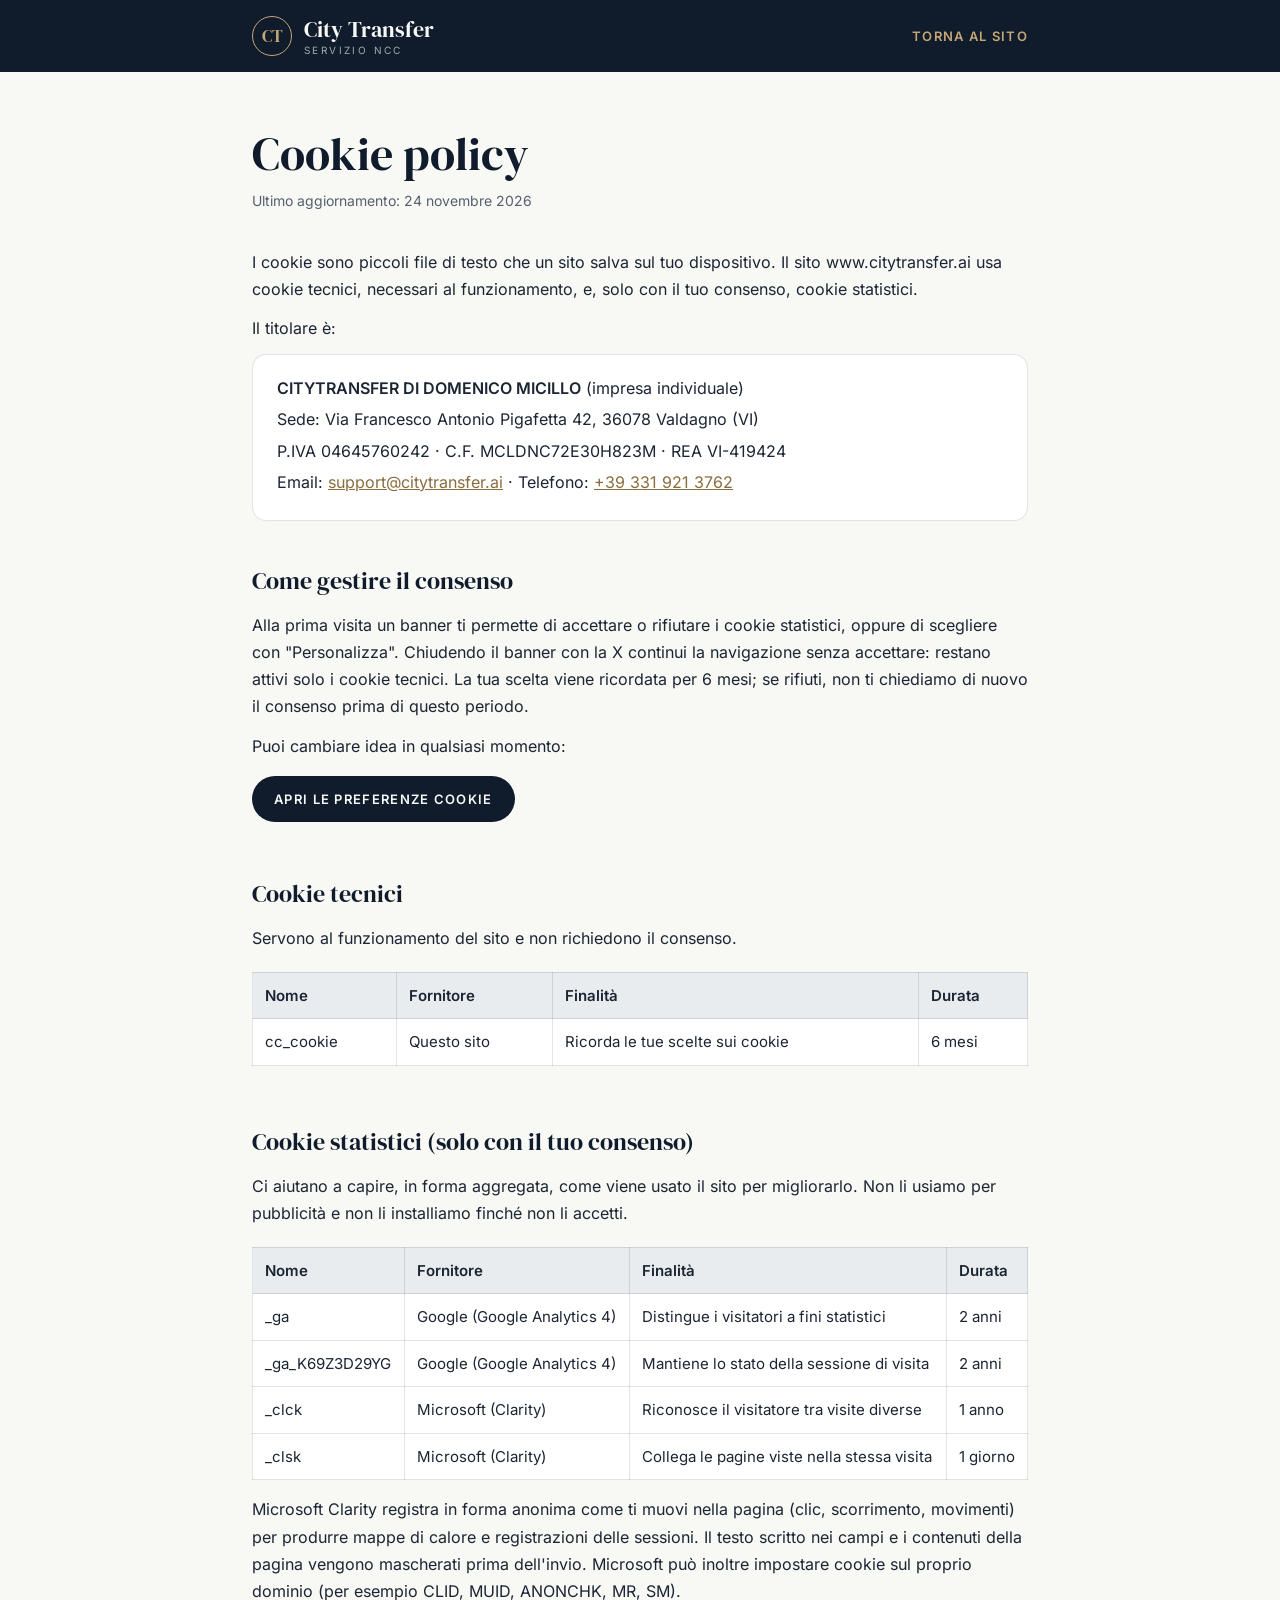
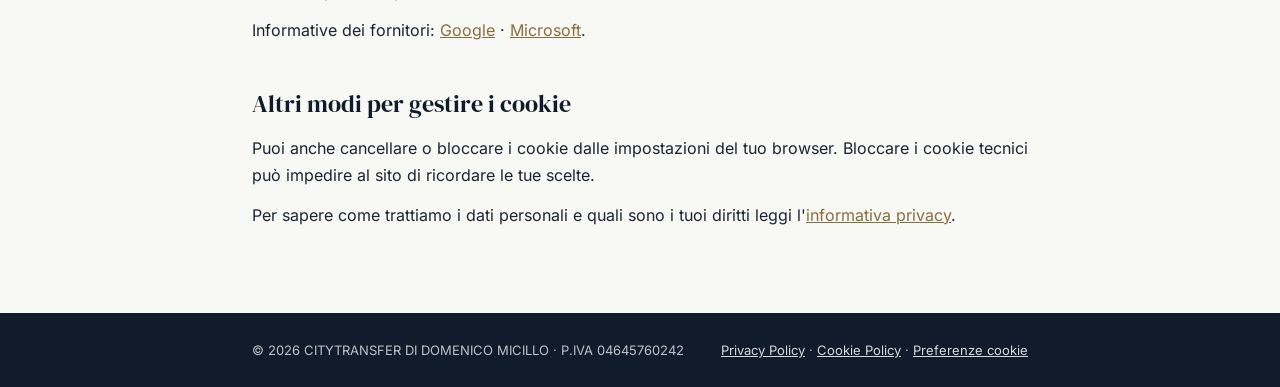
<file: cookie-policy.html>
<!DOCTYPE html>
<!-- Modello meravigliä Lab: testo da far verificare a un legale o DPO. Ultimo aggiornamento: 24/11/2026 -->
<html lang="it">
<head>
  <meta charset="UTF-8">
  <meta name="viewport" content="width=device-width, initial-scale=1">
  <title>Cookie policy | City Transfer</title>
  <meta name="robots" content="noindex, follow">
  <link rel="icon" href="/favicon.ico" sizes="48x48">
  <link rel="icon" href="/favicon.svg" type="image/svg+xml">
  <link rel="apple-touch-icon" href="/apple-touch-icon.png">
  <link rel="stylesheet" href="/site-base.css">
  <link rel="stylesheet" href="/vendor/cookieconsent.css">
  <style>
    :root{--notte:#101C2C;--bianco:#F8F8F5;--oro:#C5A675;--oro-scuro:#8A6D3F;--testo:#1B2533;--muted:#55606E;--linea:rgba(16,28,44,.12)}
    *{box-sizing:border-box}
    body{margin:0;font-family:'Inter',system-ui,-apple-system,'Segoe UI',Roboto,sans-serif;font-size:16px;line-height:1.7;color:var(--testo);background:var(--bianco)}
    a{color:var(--oro-scuro)}
    .top{background:var(--notte);padding:16px 0}
    .wrap{max-width:820px;margin:0 auto;padding:0 22px}
    .top .wrap{display:flex;align-items:center;justify-content:space-between;gap:16px}
    .logo{display:flex;align-items:center;gap:12px;text-decoration:none;color:var(--bianco)}
    .logo-mark{width:40px;height:40px;border:1px solid var(--oro);border-radius:50%;display:grid;place-items:center;font-family:'DM Serif Display',Georgia,serif;color:var(--oro);font-size:17px}
    .logo-text{font-family:'DM Serif Display',Georgia,serif;font-size:22px;line-height:1}
    .logo-text small{display:block;font-family:'Inter',sans-serif;font-size:10px;letter-spacing:.24em;text-transform:uppercase;color:rgba(248,248,245,.65);margin-top:5px}
    .back{color:var(--oro);text-decoration:none;font-size:13px;letter-spacing:.1em;text-transform:uppercase;font-weight:600}
    main{padding:56px 0 72px}
    h1{font-family:'DM Serif Display',Georgia,serif;font-weight:400;font-size:clamp(32px,6vw,46px);line-height:1.15;margin:0 0 8px;color:var(--notte)}
    .agg{color:var(--muted);font-size:14px;margin:0 0 36px}
    h2{font-family:'DM Serif Display',Georgia,serif;font-weight:400;font-size:24px;color:var(--notte);margin:40px 0 10px}
    p,li{margin:0 0 12px}
    ul{padding-left:20px}
    .scheda{background:#fff;border:1px solid var(--linea);border-radius:14px;padding:20px 24px;margin:0 0 12px}
    .scheda p{margin:0 0 4px}
    .tab{overflow-x:auto}
    table{width:100%;border-collapse:collapse;font-size:15px;margin:8px 0 16px;background:#fff}
    th,td{text-align:left;vertical-align:top;padding:10px 12px;border:1px solid var(--linea)}
    th{background:#E9ECEF;font-weight:600}
    .btn-pref{display:inline-block;margin:4px 0 12px;padding:12px 22px;border-radius:999px;background:var(--notte);color:var(--bianco);text-decoration:none;font-size:13px;font-weight:600;letter-spacing:.1em;text-transform:uppercase}
    footer{background:var(--notte);color:rgba(248,248,245,.75);font-size:13px;padding:26px 0}
    footer a{color:rgba(248,248,245,.85)}
    footer .wrap{display:flex;flex-wrap:wrap;gap:8px 20px;justify-content:space-between}
  </style>
</head>
<body>
<header class="top">
  <div class="wrap">
    <a href="/" class="logo" aria-label="City Transfer, torna alla home">
      <span class="logo-mark">CT</span>
      <span class="logo-text">City Transfer<small>Servizio NCC</small></span>
    </a>
    <a href="/" class="back">Torna al sito</a>
  </div>
</header>
<main>
  <div class="wrap">
    <h1>Cookie policy</h1>
    <p class="agg">Ultimo aggiornamento: 24 novembre 2026</p>

    <p>I cookie sono piccoli file di testo che un sito salva sul tuo dispositivo. Il sito www.citytransfer.ai usa cookie tecnici, necessari al funzionamento, e, solo con il tuo consenso, cookie statistici.</p>
    <p>Il titolare è:</p>
    <div class="scheda">
      <p><strong>CITYTRANSFER DI DOMENICO MICILLO</strong> (impresa individuale)</p>
      <p>Sede: Via Francesco Antonio Pigafetta 42, 36078 Valdagno (VI)</p>
      <p>P.IVA 04645760242 · C.F. MCLDNC72E30H823M · REA VI-419424</p>
      <p>Email: <a href="mailto:support@citytransfer.ai">support@citytransfer.ai</a> · Telefono: <a href="tel:+393319213762">+39 331 921 3762</a></p>
    </div>

    <h2>Come gestire il consenso</h2>
    <p>Alla prima visita un banner ti permette di accettare o rifiutare i cookie statistici, oppure di scegliere con "Personalizza". Chiudendo il banner con la X continui la navigazione senza accettare: restano attivi solo i cookie tecnici. La tua scelta viene ricordata per 6 mesi; se rifiuti, non ti chiediamo di nuovo il consenso prima di questo periodo.</p>
    <p>Puoi cambiare idea in qualsiasi momento:</p>
    <p><a href="#" class="btn-pref" data-cc="show-preferencesModal">Apri le preferenze cookie</a></p>

    <h2>Cookie tecnici</h2>
    <p>Servono al funzionamento del sito e non richiedono il consenso.</p>
    <div class="tab"><table>
      <tr><th>Nome</th><th>Fornitore</th><th>Finalità</th><th>Durata</th></tr>
      <tr><td>cc_cookie</td><td>Questo sito</td><td>Ricorda le tue scelte sui cookie</td><td>6 mesi</td></tr>
    </table></div>

    <h2>Cookie statistici (solo con il tuo consenso)</h2>
    <p>Ci aiutano a capire, in forma aggregata, come viene usato il sito per migliorarlo. Non li usiamo per pubblicità e non li installiamo finché non li accetti.</p>
    <div class="tab"><table>
      <tr><th>Nome</th><th>Fornitore</th><th>Finalità</th><th>Durata</th></tr>
      <tr><td>_ga</td><td>Google (Google Analytics 4)</td><td>Distingue i visitatori a fini statistici</td><td>2 anni</td></tr>
      <tr><td>_ga_K69Z3D29YG</td><td>Google (Google Analytics 4)</td><td>Mantiene lo stato della sessione di visita</td><td>2 anni</td></tr>
      <tr><td>_clck</td><td>Microsoft (Clarity)</td><td>Riconosce il visitatore tra visite diverse</td><td>1 anno</td></tr>
      <tr><td>_clsk</td><td>Microsoft (Clarity)</td><td>Collega le pagine viste nella stessa visita</td><td>1 giorno</td></tr>
    </table></div>
    <p>Microsoft Clarity registra in forma anonima come ti muovi nella pagina (clic, scorrimento, movimenti) per produrre mappe di calore e registrazioni delle sessioni. Il testo scritto nei campi e i contenuti della pagina vengono mascherati prima dell'invio. Microsoft può inoltre impostare cookie sul proprio dominio (per esempio CLID, MUID, ANONCHK, MR, SM).</p>
    <p>Informative dei fornitori: <a href="https://policies.google.com/privacy?hl=it" target="_blank" rel="noopener">Google</a> · <a href="https://privacy.microsoft.com/it-it/privacystatement" target="_blank" rel="noopener">Microsoft</a>.</p>

    <h2>Altri modi per gestire i cookie</h2>
    <p>Puoi anche cancellare o bloccare i cookie dalle impostazioni del tuo browser. Bloccare i cookie tecnici può impedire al sito di ricordare le tue scelte.</p>

    <p>Per sapere come trattiamo i dati personali e quali sono i tuoi diritti leggi l'<a href="/privacy.html">informativa privacy</a>.</p>
  </div>
</main>
<footer>
  <div class="wrap">
    <span>© 2026 CITYTRANSFER DI DOMENICO MICILLO · P.IVA 04645760242</span>
    <span><a href="/privacy.html">Privacy Policy</a> · <a href="/cookie-policy.html">Cookie Policy</a> · <a href="#" data-cc="show-preferencesModal">Preferenze cookie</a></span>
  </div>
</footer>
<script src="/vendor/cookieconsent.umd.js"></script>
<script src="/consent.js"></script>
</body>
</html>
</file>
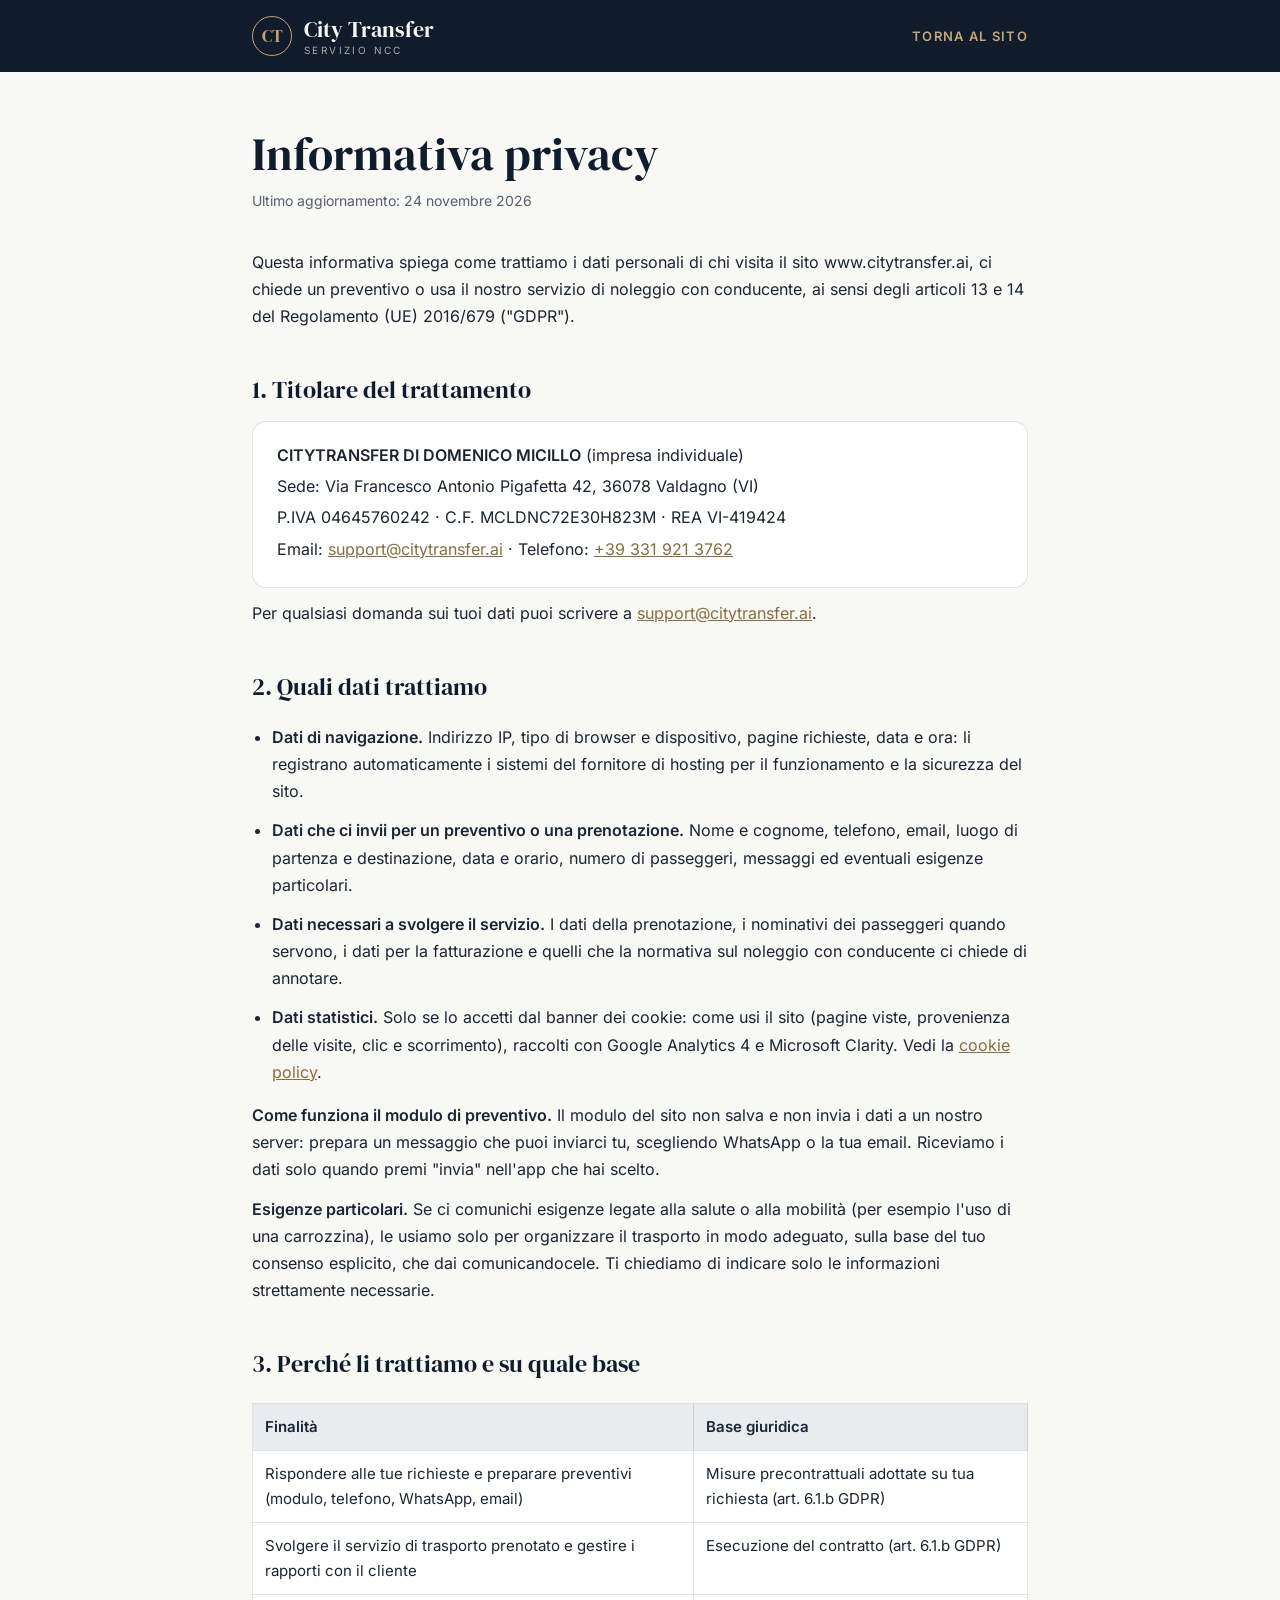
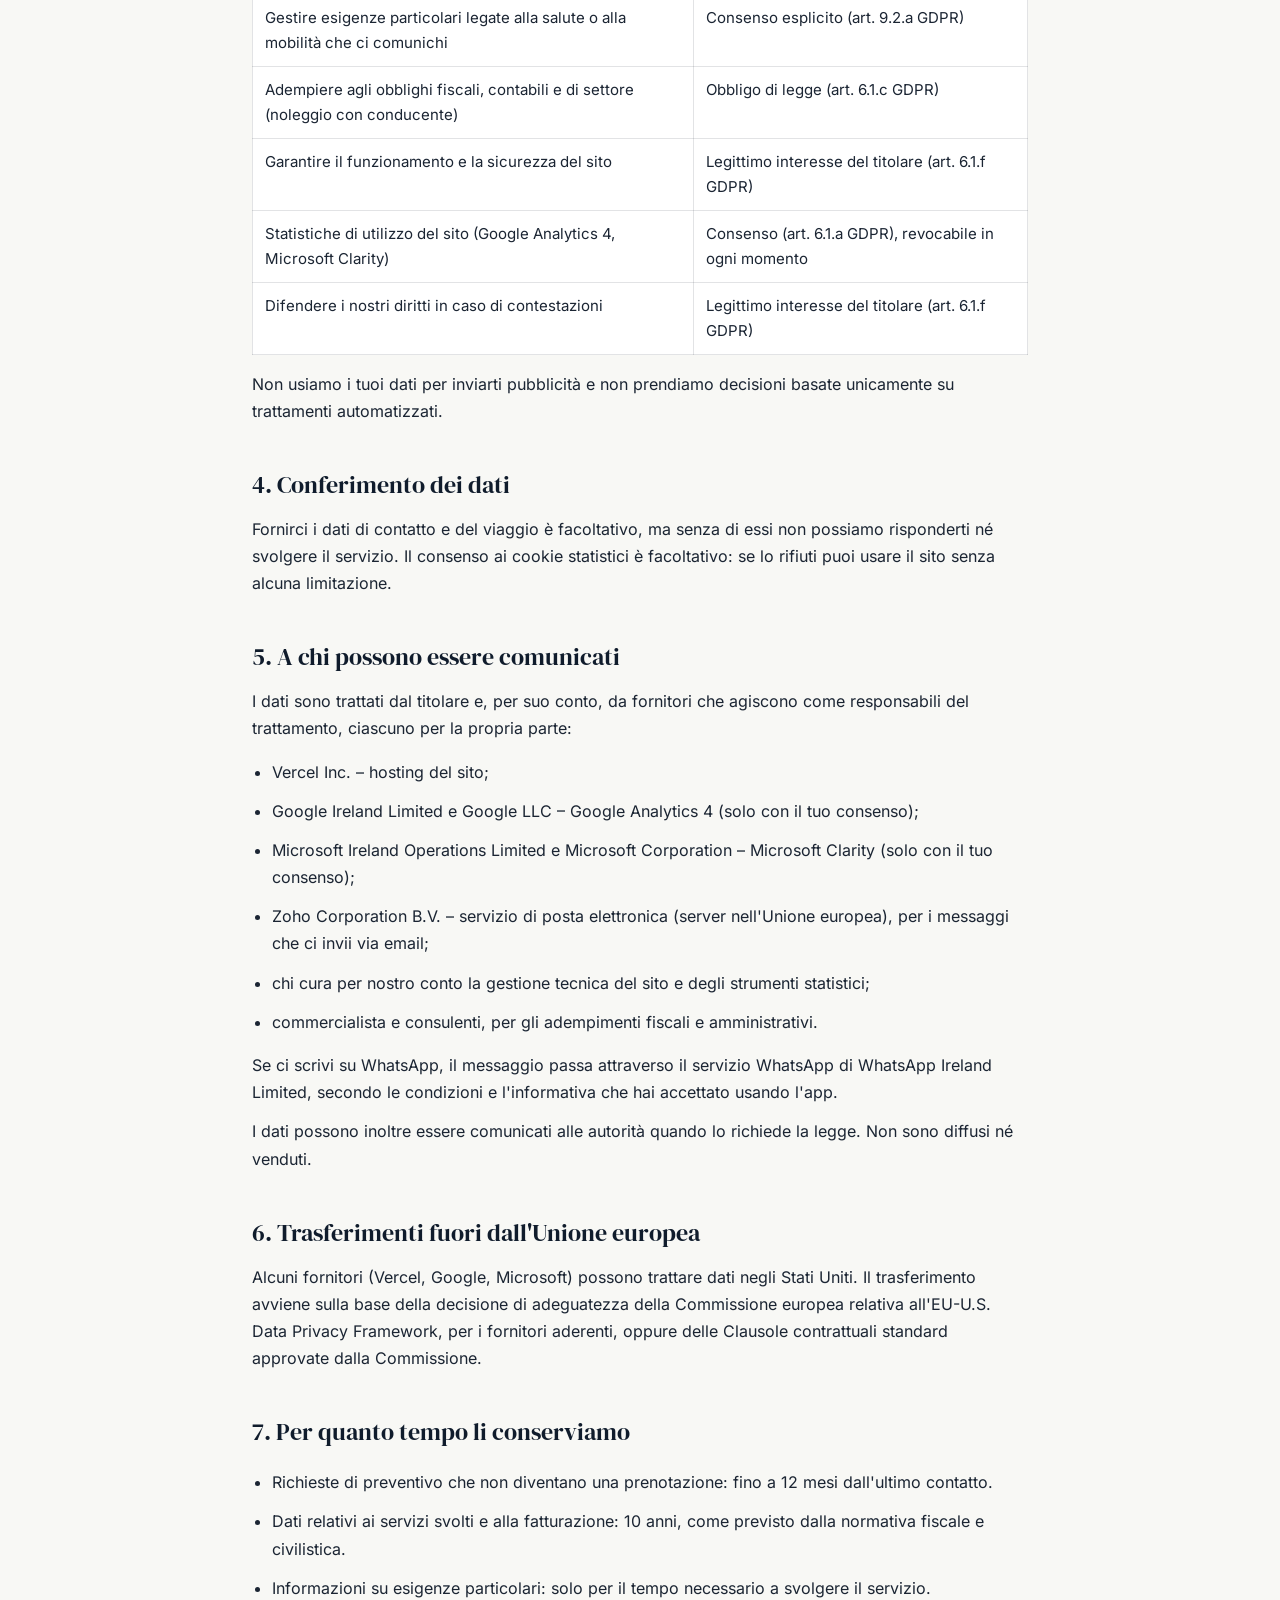
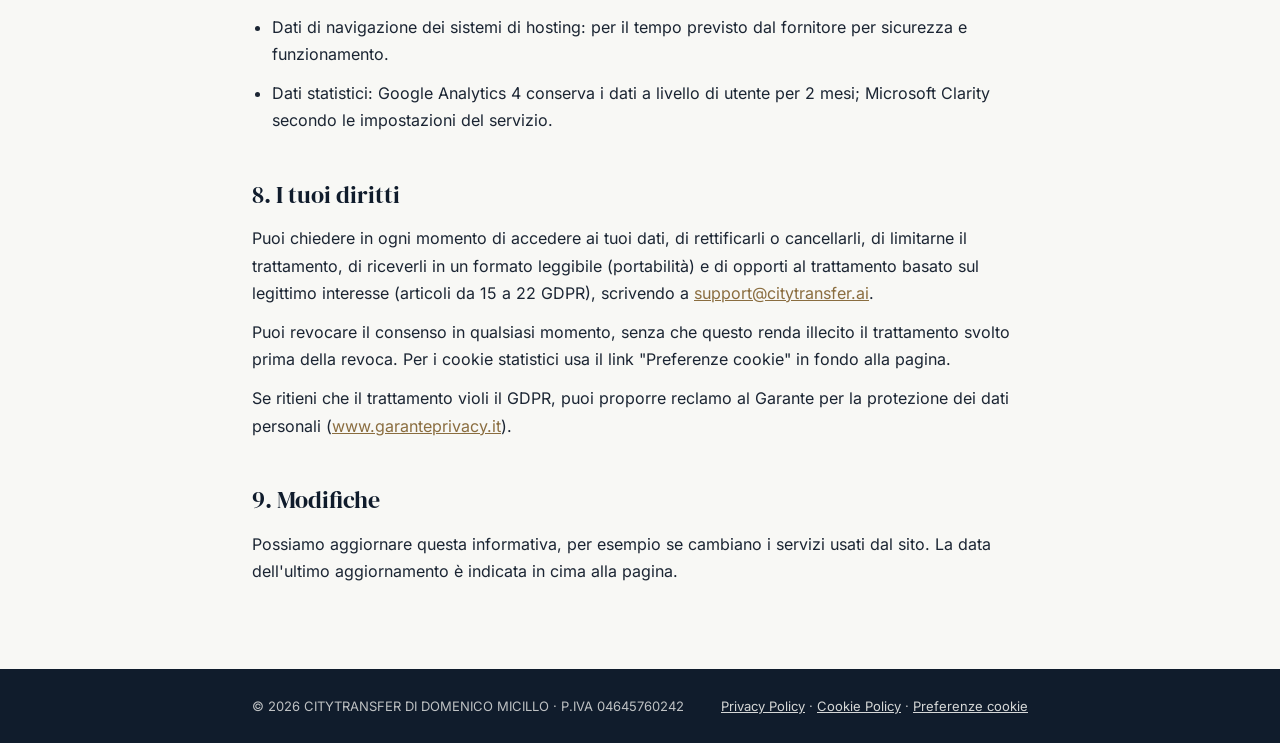
<file: privacy.html>
<!DOCTYPE html>
<!-- Modello meravigliä Lab: testo da far verificare a un legale o DPO. Ultimo aggiornamento: 24/11/2026 -->
<html lang="it">
<head>
  <meta charset="UTF-8">
  <meta name="viewport" content="width=device-width, initial-scale=1">
  <title>Informativa privacy | City Transfer</title>
  <meta name="robots" content="noindex, follow">
  <link rel="icon" href="/favicon.ico" sizes="48x48">
  <link rel="icon" href="/favicon.svg" type="image/svg+xml">
  <link rel="apple-touch-icon" href="/apple-touch-icon.png">
  <link rel="stylesheet" href="/site-base.css">
  <link rel="stylesheet" href="/vendor/cookieconsent.css">
  <style>
    :root{--notte:#101C2C;--bianco:#F8F8F5;--oro:#C5A675;--oro-scuro:#8A6D3F;--testo:#1B2533;--muted:#55606E;--linea:rgba(16,28,44,.12)}
    *{box-sizing:border-box}
    body{margin:0;font-family:'Inter',system-ui,-apple-system,'Segoe UI',Roboto,sans-serif;font-size:16px;line-height:1.7;color:var(--testo);background:var(--bianco)}
    a{color:var(--oro-scuro)}
    .top{background:var(--notte);padding:16px 0}
    .wrap{max-width:820px;margin:0 auto;padding:0 22px}
    .top .wrap{display:flex;align-items:center;justify-content:space-between;gap:16px}
    .logo{display:flex;align-items:center;gap:12px;text-decoration:none;color:var(--bianco)}
    .logo-mark{width:40px;height:40px;border:1px solid var(--oro);border-radius:50%;display:grid;place-items:center;font-family:'DM Serif Display',Georgia,serif;color:var(--oro);font-size:17px}
    .logo-text{font-family:'DM Serif Display',Georgia,serif;font-size:22px;line-height:1}
    .logo-text small{display:block;font-family:'Inter',sans-serif;font-size:10px;letter-spacing:.24em;text-transform:uppercase;color:rgba(248,248,245,.65);margin-top:5px}
    .back{color:var(--oro);text-decoration:none;font-size:13px;letter-spacing:.1em;text-transform:uppercase;font-weight:600}
    main{padding:56px 0 72px}
    h1{font-family:'DM Serif Display',Georgia,serif;font-weight:400;font-size:clamp(32px,6vw,46px);line-height:1.15;margin:0 0 8px;color:var(--notte)}
    .agg{color:var(--muted);font-size:14px;margin:0 0 36px}
    h2{font-family:'DM Serif Display',Georgia,serif;font-weight:400;font-size:24px;color:var(--notte);margin:40px 0 10px}
    p,li{margin:0 0 12px}
    ul{padding-left:20px}
    .scheda{background:#fff;border:1px solid var(--linea);border-radius:14px;padding:20px 24px;margin:0 0 12px}
    .scheda p{margin:0 0 4px}
    .tab{overflow-x:auto}
    table{width:100%;border-collapse:collapse;font-size:15px;margin:8px 0 16px;background:#fff}
    th,td{text-align:left;vertical-align:top;padding:10px 12px;border:1px solid var(--linea)}
    th{background:#E9ECEF;font-weight:600}
    .btn-pref{display:inline-block;margin:4px 0 12px;padding:12px 22px;border-radius:999px;background:var(--notte);color:var(--bianco);text-decoration:none;font-size:13px;font-weight:600;letter-spacing:.1em;text-transform:uppercase}
    footer{background:var(--notte);color:rgba(248,248,245,.75);font-size:13px;padding:26px 0}
    footer a{color:rgba(248,248,245,.85)}
    footer .wrap{display:flex;flex-wrap:wrap;gap:8px 20px;justify-content:space-between}
  </style>
</head>
<body>
<header class="top">
  <div class="wrap">
    <a href="/" class="logo" aria-label="City Transfer, torna alla home">
      <span class="logo-mark">CT</span>
      <span class="logo-text">City Transfer<small>Servizio NCC</small></span>
    </a>
    <a href="/" class="back">Torna al sito</a>
  </div>
</header>
<main>
  <div class="wrap">
    <h1>Informativa privacy</h1>
    <p class="agg">Ultimo aggiornamento: 24 novembre 2026</p>

    <p>Questa informativa spiega come trattiamo i dati personali di chi visita il sito www.citytransfer.ai, ci chiede un preventivo o usa il nostro servizio di noleggio con conducente, ai sensi degli articoli 13 e 14 del Regolamento (UE) 2016/679 ("GDPR").</p>

    <h2>1. Titolare del trattamento</h2>
    <div class="scheda">
      <p><strong>CITYTRANSFER DI DOMENICO MICILLO</strong> (impresa individuale)</p>
      <p>Sede: Via Francesco Antonio Pigafetta 42, 36078 Valdagno (VI)</p>
      <p>P.IVA 04645760242 · C.F. MCLDNC72E30H823M · REA VI-419424</p>
      <p>Email: <a href="mailto:support@citytransfer.ai">support@citytransfer.ai</a> · Telefono: <a href="tel:+393319213762">+39 331 921 3762</a></p>
    </div>
    <p>Per qualsiasi domanda sui tuoi dati puoi scrivere a <a href="mailto:support@citytransfer.ai">support@citytransfer.ai</a>.</p>

    <h2>2. Quali dati trattiamo</h2>
    <ul>
      <li><strong>Dati di navigazione.</strong> Indirizzo IP, tipo di browser e dispositivo, pagine richieste, data e ora: li registrano automaticamente i sistemi del fornitore di hosting per il funzionamento e la sicurezza del sito.</li>
      <li><strong>Dati che ci invii per un preventivo o una prenotazione.</strong> Nome e cognome, telefono, email, luogo di partenza e destinazione, data e orario, numero di passeggeri, messaggi ed eventuali esigenze particolari.</li>
      <li><strong>Dati necessari a svolgere il servizio.</strong> I dati della prenotazione, i nominativi dei passeggeri quando servono, i dati per la fatturazione e quelli che la normativa sul noleggio con conducente ci chiede di annotare.</li>
      <li><strong>Dati statistici.</strong> Solo se lo accetti dal banner dei cookie: come usi il sito (pagine viste, provenienza delle visite, clic e scorrimento), raccolti con Google Analytics 4 e Microsoft Clarity. Vedi la <a href="/cookie-policy.html">cookie policy</a>.</li>
    </ul>
    <p><strong>Come funziona il modulo di preventivo.</strong> Il modulo del sito non salva e non invia i dati a un nostro server: prepara un messaggio che puoi inviarci tu, scegliendo WhatsApp o la tua email. Riceviamo i dati solo quando premi "invia" nell'app che hai scelto.</p>
    <p><strong>Esigenze particolari.</strong> Se ci comunichi esigenze legate alla salute o alla mobilità (per esempio l'uso di una carrozzina), le usiamo solo per organizzare il trasporto in modo adeguato, sulla base del tuo consenso esplicito, che dai comunicandocele. Ti chiediamo di indicare solo le informazioni strettamente necessarie.</p>

    <h2>3. Perché li trattiamo e su quale base</h2>
    <div class="tab"><table>
      <tr><th>Finalità</th><th>Base giuridica</th></tr>
      <tr><td>Rispondere alle tue richieste e preparare preventivi (modulo, telefono, WhatsApp, email)</td><td>Misure precontrattuali adottate su tua richiesta (art. 6.1.b GDPR)</td></tr>
      <tr><td>Svolgere il servizio di trasporto prenotato e gestire i rapporti con il cliente</td><td>Esecuzione del contratto (art. 6.1.b GDPR)</td></tr>
      <tr><td>Gestire esigenze particolari legate alla salute o alla mobilità che ci comunichi</td><td>Consenso esplicito (art. 9.2.a GDPR)</td></tr>
      <tr><td>Adempiere agli obblighi fiscali, contabili e di settore (noleggio con conducente)</td><td>Obbligo di legge (art. 6.1.c GDPR)</td></tr>
      <tr><td>Garantire il funzionamento e la sicurezza del sito</td><td>Legittimo interesse del titolare (art. 6.1.f GDPR)</td></tr>
      <tr><td>Statistiche di utilizzo del sito (Google Analytics 4, Microsoft Clarity)</td><td>Consenso (art. 6.1.a GDPR), revocabile in ogni momento</td></tr>
      <tr><td>Difendere i nostri diritti in caso di contestazioni</td><td>Legittimo interesse del titolare (art. 6.1.f GDPR)</td></tr>
    </table></div>
    <p>Non usiamo i tuoi dati per inviarti pubblicità e non prendiamo decisioni basate unicamente su trattamenti automatizzati.</p>

    <h2>4. Conferimento dei dati</h2>
    <p>Fornirci i dati di contatto e del viaggio è facoltativo, ma senza di essi non possiamo risponderti né svolgere il servizio. Il consenso ai cookie statistici è facoltativo: se lo rifiuti puoi usare il sito senza alcuna limitazione.</p>

    <h2>5. A chi possono essere comunicati</h2>
    <p>I dati sono trattati dal titolare e, per suo conto, da fornitori che agiscono come responsabili del trattamento, ciascuno per la propria parte:</p>
    <ul>
      <li>Vercel Inc. – hosting del sito;</li>
      <li>Google Ireland Limited e Google LLC – Google Analytics 4 (solo con il tuo consenso);</li>
      <li>Microsoft Ireland Operations Limited e Microsoft Corporation – Microsoft Clarity (solo con il tuo consenso);</li>
      <li>Zoho Corporation B.V. – servizio di posta elettronica (server nell'Unione europea), per i messaggi che ci invii via email;</li>
      <li>chi cura per nostro conto la gestione tecnica del sito e degli strumenti statistici;</li>
      <li>commercialista e consulenti, per gli adempimenti fiscali e amministrativi.</li>
    </ul>
    <p>Se ci scrivi su WhatsApp, il messaggio passa attraverso il servizio WhatsApp di WhatsApp Ireland Limited, secondo le condizioni e l'informativa che hai accettato usando l'app.</p>
    <p>I dati possono inoltre essere comunicati alle autorità quando lo richiede la legge. Non sono diffusi né venduti.</p>

    <h2>6. Trasferimenti fuori dall'Unione europea</h2>
    <p>Alcuni fornitori (Vercel, Google, Microsoft) possono trattare dati negli Stati Uniti. Il trasferimento avviene sulla base della decisione di adeguatezza della Commissione europea relativa all'EU-U.S. Data Privacy Framework, per i fornitori aderenti, oppure delle Clausole contrattuali standard approvate dalla Commissione.</p>

    <h2>7. Per quanto tempo li conserviamo</h2>
    <ul>
      <li>Richieste di preventivo che non diventano una prenotazione: fino a 12 mesi dall'ultimo contatto.</li>
      <li>Dati relativi ai servizi svolti e alla fatturazione: 10 anni, come previsto dalla normativa fiscale e civilistica.</li>
      <li>Informazioni su esigenze particolari: solo per il tempo necessario a svolgere il servizio.</li>
      <li>Dati di navigazione dei sistemi di hosting: per il tempo previsto dal fornitore per sicurezza e funzionamento.</li>
      <li>Dati statistici: Google Analytics 4 conserva i dati a livello di utente per 2 mesi; Microsoft Clarity secondo le impostazioni del servizio.</li>
    </ul>

    <h2>8. I tuoi diritti</h2>
    <p>Puoi chiedere in ogni momento di accedere ai tuoi dati, di rettificarli o cancellarli, di limitarne il trattamento, di riceverli in un formato leggibile (portabilità) e di opporti al trattamento basato sul legittimo interesse (articoli da 15 a 22 GDPR), scrivendo a <a href="mailto:support@citytransfer.ai">support@citytransfer.ai</a>.</p>
    <p>Puoi revocare il consenso in qualsiasi momento, senza che questo renda illecito il trattamento svolto prima della revoca. Per i cookie statistici usa il link "Preferenze cookie" in fondo alla pagina.</p>
    <p>Se ritieni che il trattamento violi il GDPR, puoi proporre reclamo al Garante per la protezione dei dati personali (<a href="https://www.garanteprivacy.it" target="_blank" rel="noopener">www.garanteprivacy.it</a>).</p>

    <h2>9. Modifiche</h2>
    <p>Possiamo aggiornare questa informativa, per esempio se cambiano i servizi usati dal sito. La data dell'ultimo aggiornamento è indicata in cima alla pagina.</p>
  </div>
</main>
<footer>
  <div class="wrap">
    <span>© 2026 CITYTRANSFER DI DOMENICO MICILLO · P.IVA 04645760242</span>
    <span><a href="/privacy.html">Privacy Policy</a> · <a href="/cookie-policy.html">Cookie Policy</a> · <a href="#" data-cc="show-preferencesModal">Preferenze cookie</a></span>
  </div>
</footer>
<script src="/vendor/cookieconsent.umd.js"></script>
<script src="/consent.js"></script>
</body>
</html>
</file>
<file: site-base.css>
/* Font ospitati sul sito (nessuna chiamata a Google Fonts) */
@font-face{font-family:'DM Serif Display';font-style:normal;font-weight:400;font-display:swap;src:url('/fonts/dm-serif-display-latin-400-normal.woff2') format('woff2')}
@font-face{font-family:'DM Serif Display';font-style:italic;font-weight:400;font-display:swap;src:url('/fonts/dm-serif-display-latin-400-italic.woff2') format('woff2')}
@font-face{font-family:'Inter';font-style:normal;font-weight:400;font-display:swap;src:url('/fonts/inter-latin-400-normal.woff2') format('woff2')}
@font-face{font-family:'Inter';font-style:normal;font-weight:500;font-display:swap;src:url('/fonts/inter-latin-500-normal.woff2') format('woff2')}
@font-face{font-family:'Inter';font-style:normal;font-weight:600;font-display:swap;src:url('/fonts/inter-latin-600-normal.woff2') format('woff2')}

/* Banner cookie nei colori del sito */
#cc-main{
  --cc-font-family:'Inter',system-ui,-apple-system,'Segoe UI',Roboto,sans-serif;
  --cc-modal-border-radius:14px;
  --cc-btn-border-radius:999px;
  --cc-bg:#101C2C;
  --cc-primary-color:#F8F8F5;
  --cc-secondary-color:rgba(248,248,245,.78);
  --cc-btn-primary-bg:#C5A675;
  --cc-btn-primary-color:#101C2C;
  --cc-btn-primary-border-color:#C5A675;
  --cc-btn-primary-hover-bg:#d4b98c;
  --cc-btn-primary-hover-color:#101C2C;
  --cc-btn-primary-hover-border-color:#d4b98c;
  --cc-btn-secondary-bg:#24465A;
  --cc-btn-secondary-color:#F8F8F5;
  --cc-btn-secondary-border-color:#24465A;
  --cc-btn-secondary-hover-bg:#2d5870;
  --cc-btn-secondary-hover-color:#F8F8F5;
  --cc-btn-secondary-hover-border-color:#2d5870;
  --cc-separator-border-color:rgba(248,248,245,.12);
  --cc-toggle-on-bg:#C5A675;
  --cc-toggle-off-bg:#55606E;
  --cc-toggle-on-knob-bg:#101C2C;
  --cc-toggle-off-knob-bg:#F8F8F5;
  --cc-toggle-readonly-bg:#24465A;
  --cc-toggle-readonly-knob-bg:#F8F8F5;
  --cc-cookie-category-block-bg:#0B1420;
  --cc-cookie-category-block-border:#24465A;
  --cc-cookie-category-block-hover-bg:#132235;
  --cc-cookie-category-block-hover-border:#24465A;
  --cc-cookie-category-expanded-block-bg:#0B1420;
  --cc-cookie-category-expanded-block-hover-bg:#132235;
  --cc-overlay-bg:rgba(11,20,32,.7);
  --cc-footer-bg:#0B1420;
  --cc-footer-color:rgba(248,248,245,.7);
  --cc-footer-border-color:rgba(248,248,245,.12);
  --cc-link-color:#C5A675;
}
#cc-main .cm__title,#cc-main .pm__title{font-family:'DM Serif Display',Georgia,serif;font-weight:400;font-size:1.35em}
#cc-main .cm__btn,#cc-main .pm__btn{text-transform:uppercase;letter-spacing:.1em;font-size:.78rem}
</file>
<file: vendor/cookieconsent.css>
#cc-main{background:transparent;color:var(--cc-primary-color);font-family:var(--cc-font-family);font-size:16px;font-weight:400;-webkit-font-smoothing:antialiased;-moz-osx-font-smoothing:grayscale;text-rendering:optimizeLegibility;position:relative;line-height:1.15;-webkit-text-size-adjust:100%;z-index:var(--cc-z-index);position:fixed}#cc-main :after,#cc-main :before,#cc-main a,#cc-main button,#cc-main div,#cc-main h2,#cc-main input,#cc-main label,#cc-main p,#cc-main span{all:unset;box-sizing:border-box}#cc-main .pm__badge,#cc-main button{all:initial;box-sizing:border-box;color:unset;visibility:unset}#cc-main .pm__badge,#cc-main a,#cc-main button,#cc-main input{font-family:inherit;font-size:100%;line-height:normal;margin:0;outline:revert;outline-offset:2px;cursor:pointer;overflow:hidden;-webkit-appearance:none;appearance:none}#cc-main svg{display:block;width:auto;height:auto;overflow:hidden;fill:none;width:100%}#cc-main path{fill:inherit;stroke:inherit;stroke-width:inherit}#cc-main caption,#cc-main table,#cc-main tbody,#cc-main td,#cc-main th,#cc-main thead,#cc-main tr{all:revert;font-family:inherit;font-weight:inherit;color:inherit;font-size:inherit}:host,:root{--cc-font-family:-apple-system,BlinkMacSystemFont,"Segoe UI",Roboto,Helvetica,Arial,sans-serif,"Apple Color Emoji","Segoe UI Emoji","Segoe UI Symbol";--cc-modal-border-radius:.5rem;--cc-btn-border-radius:.4rem;--cc-modal-transition-duration:.25s;--cc-link-color:var(--cc-btn-primary-bg);--cc-modal-margin:1rem;--cc-z-index:2147483647;--cc-bg:#fff;--cc-primary-color:#2c2f31;--cc-secondary-color:#5e6266;--cc-btn-primary-bg:#30363c;--cc-btn-primary-color:#fff;--cc-btn-primary-border-color:var(--cc-btn-primary-bg);--cc-btn-primary-hover-bg:#000;--cc-btn-primary-hover-color:#fff;--cc-btn-primary-hover-border-color:var(--cc-btn-primary-hover-bg);--cc-btn-secondary-bg:#eaeff2;--cc-btn-secondary-color:var(--cc-primary-color);--cc-btn-secondary-border-color:var(--cc-btn-secondary-bg);--cc-btn-secondary-hover-bg:#d4dae0;--cc-btn-secondary-hover-color:#000;--cc-btn-secondary-hover-border-color:#d4dae0;--cc-separator-border-color:#f0f4f7;--cc-toggle-on-bg:var(--cc-btn-primary-bg);--cc-toggle-off-bg:#667481;--cc-toggle-on-knob-bg:#fff;--cc-toggle-off-knob-bg:var(--cc-toggle-on-knob-bg);--cc-toggle-enabled-icon-color:var(--cc-bg);--cc-toggle-disabled-icon-color:var(--cc-bg);--cc-toggle-readonly-bg:#d5dee2;--cc-toggle-readonly-knob-bg:#fff;--cc-toggle-readonly-knob-icon-color:var(--cc-toggle-readonly-bg);--cc-section-category-border:var(--cc-cookie-category-block-bg);--cc-cookie-category-block-bg:#f0f4f7;--cc-cookie-category-block-border:#f0f4f7;--cc-cookie-category-block-hover-bg:#e9eff4;--cc-cookie-category-block-hover-border:#e9eff4;--cc-cookie-category-expanded-block-bg:transparent;--cc-cookie-category-expanded-block-hover-bg:#dee4e9;--cc-overlay-bg:rgba(0,0,0,.65);--cc-webkit-scrollbar-bg:var(--cc-section-category-border);--cc-webkit-scrollbar-hover-bg:var(--cc-btn-primary-hover-bg);--cc-footer-bg:var(--cc-btn-secondary-bg);--cc-footer-color:var(--cc-secondary-color);--cc-footer-border-color:#e4eaed;--cc-pm-toggle-border-radius:4em}#cc-main.cc--rtl{direction:rtl}#cc-main .cm__title,#cc-main a,#cc-main b,#cc-main em,#cc-main strong{font-weight:600}#cc-main button>span{pointer-events:none}#cc-main .cc__link,#cc-main a{font-weight:600;position:relative;background-image:linear-gradient(currentColor,currentColor);background-position:0 100%;background-repeat:no-repeat;background-size:0 1px;transition:background-size .25s,color .25s}#cc-main .cc__link:hover,#cc-main a:hover{color:var(--cc-primary-color);background-size:100% 1px}#cc-main .cc__link{color:var(--cc-link-color)}#cc-main .cm__desc,#cc-main .pm__body{scrollbar-width:thin;overscroll-behavior:auto contain}@media screen and (min-width:640px){#cc-main ::-webkit-scrollbar,#cc-main ::-webkit-scrollbar-thumb,#cc-main ::-webkit-scrollbar-track{all:revert}#cc-main ::-webkit-scrollbar-thumb{border:.25rem solid var(--cc-bg);-webkit-background-clip:padding-box;background-clip:padding-box;border-radius:1rem;background:var(--cc-toggle-readonly-bg)}#cc-main ::-webkit-scrollbar-thumb:hover{background:var(--cc-toggle-off-bg)}#cc-main ::-webkit-scrollbar{background:transparent;width:12px}}html.disable--interaction.show--consent,html.disable--interaction.show--consent body{height:auto!important;overflow:hidden!important}@media(prefers-reduced-motion){#cc-main{--cc-modal-transition-duration:0s}}.cc--darkmode{--cc-bg:#161a1c;--cc-primary-color:#ebf3f6;--cc-secondary-color:#aebbc5;--cc-btn-primary-bg:#c2d0e0;--cc-btn-primary-color:var(--cc-bg);--cc-btn-primary-border-color:var(--cc-btn-primary-bg);--cc-btn-primary-hover-bg:#98a7b6;--cc-btn-primary-hover-color:#000;--cc-btn-primary-hover-border-color:var(--cc-btn-primary-hover-bg);--cc-btn-secondary-bg:#242c31;--cc-btn-secondary-color:var(--cc-primary-color);--cc-btn-secondary-border-color:var(--cc-btn-secondary-bg);--cc-btn-secondary-hover-bg:#353d43;--cc-btn-secondary-hover-color:#fff;--cc-btn-secondary-hover-border-color:var(--cc-btn-secondary-hover-bg);--cc-separator-border-color:#222a30;--cc-toggle-on-bg:var(--cc-btn-primary-bg);--cc-toggle-off-bg:#525f6b;--cc-toggle-on-knob-bg:var(--cc-btn-primary-color);--cc-toggle-off-knob-bg:var(--cc-btn-primary-color);--cc-toggle-enabled-icon-color:var(--cc-btn-primary-color);--cc-toggle-disabled-icon-color:var(--cc-btn-primary-color);--cc-toggle-readonly-bg:#343e45;--cc-toggle-readonly-knob-bg:#5f6b72;--cc-toggle-readonly-knob-icon-color:var(--cc-toggle-readonly-bg);--cc-section-category-border:#1e2428;--cc-cookie-category-block-bg:#1e2428;--cc-cookie-category-block-border:var(--cc-section-category-border);--cc-cookie-category-block-hover-bg:#242c31;--cc-cookie-category-block-hover-border:#232a2f;--cc-cookie-category-expanded-block-bg:transparent;--cc-cookie-category-expanded-block-hover-bg:var(--cc-toggle-readonly-bg);--cc-overlay-bg:rgba(0,0,0,.65);--cc-webkit-scrollbar-bg:var(--cc-section-category-border);--cc-webkit-scrollbar-hover-bg:var(--cc-btn-primary-hover-bg);--cc-footer-bg:#0c0e0f;--cc-footer-color:var(--cc-secondary-color);--cc-footer-border-color:#060809}.cc--darkmode #cc-main{color-scheme:dark}#cc-main .cm{position:fixed;max-width:24rem;display:flex;flex-direction:column;background:var(--cc-bg);border-radius:var(--cc-modal-border-radius);z-index:1;overflow:hidden;box-shadow:0 .625em 1.875em rgba(0,0,2,.3);visibility:hidden;opacity:0;transform:translateY(1.6em)}#cc-main .cm--top{top:var(--cc-modal-margin)}#cc-main .cm--middle{top:50%;transform:translateY(calc(-50% + 1.6em))}#cc-main .cm--bottom{bottom:var(--cc-modal-margin)}#cc-main .cm--center{left:var(--cc-modal-margin);right:var(--cc-modal-margin);margin:0 auto;width:unset}#cc-main .cm--left{left:var(--cc-modal-margin);margin-right:var(--cc-modal-margin)}#cc-main .cm--right{right:var(--cc-modal-margin);margin-left:var(--cc-modal-margin)}#cc-main .cm__body{position:relative;display:flex;flex-direction:column;justify-content:space-between}#cc-main .cm__btns,#cc-main .cm__links{width:unset;padding:1rem 1.3rem}#cc-main .cm__texts{display:flex;flex-direction:column;justify-content:center;flex:1;padding:1rem 0 0}#cc-main .cm__desc,#cc-main .cm__title{padding:0 1.3rem}#cc-main .cm__title{font-size:1.05em}#cc-main .cm__title+.cm__desc{margin-top:1.1em}#cc-main .cm__desc{color:var(--cc-secondary-color);line-height:1.5;font-size:.9em;max-height:40vh;overflow-x:visible;overflow-y:auto;padding-bottom:1em}#cc-main .cm__btns{display:flex;flex-direction:column;justify-content:center;border-top:1px solid var(--cc-separator-border-color)}#cc-main .cm__btn-group{display:grid;grid-auto-columns:minmax(0,1fr)}#cc-main .cm__btn+.cm__btn,#cc-main .cm__btn-group+.cm__btn-group{margin-top:.375rem}#cc-main .cm--flip .cm__btn+.cm__btn,#cc-main .cm--flip .cm__btn-group+.cm__btn-group{margin-top:0;margin-bottom:.375rem}#cc-main .cm--inline .cm__btn+.cm__btn{margin-top:0;margin-left:.375rem}#cc-main .cm--inline.cm--flip .cm__btn+.cm__btn{margin-bottom:0;margin-left:0;margin-right:.375rem}#cc-main .cm--inline.cm--flip .cm__btn-group+.cm__btn-group{margin-right:0;margin-bottom:.375rem}#cc-main .cm--wide .cm__btn+.cm__btn,#cc-main .cm--wide .cm__btn-group+.cm__btn-group{margin-top:0;margin-left:.375rem}#cc-main .cm--wide.cm--flip .cm__btn+.cm__btn,#cc-main .cm--wide.cm--flip .cm__btn-group+.cm__btn-group{margin-bottom:0;margin-right:.375rem}#cc-main .cm--bar:not(.cm--inline) .cm__btn-group--uneven,#cc-main .cm--wide .cm__btn-group--uneven{display:flex;flex:1;justify-content:space-between}#cc-main .cm--bar:not(.cm--inline).cm--flip .cm__btn-group--uneven,#cc-main .cm--wide.cm--flip .cm__btn-group--uneven{flex-direction:row-reverse}#cc-main .cm__btn{color:var(--cc-btn-primary-color);background:var(--cc-btn-primary-bg);border:1px solid var(--cc-btn-primary-border-color);text-align:center;font-weight:600;font-size:.82em;min-height:42px;padding:.5em 1em;border-radius:var(--cc-btn-border-radius)}#cc-main .cm__btn:hover{color:var(--cc-btn-primary-hover-color);background:var(--cc-btn-primary-hover-bg);border-color:var(--cc-btn-primary-hover-border-color)}#cc-main .cm__btn--secondary{color:var(--cc-btn-secondary-color);background:var(--cc-btn-secondary-bg);border-color:var(--cc-btn-secondary-border-color)}#cc-main .cm__btn--secondary:hover{color:var(--cc-btn-secondary-hover-color);background:var(--cc-btn-secondary-hover-bg);border-color:var(--cc-btn-secondary-hover-border-color)}#cc-main .cm__btn--close{display:none;position:absolute;right:0;top:0;width:42px;height:42px;border-radius:0;border-bottom-left-radius:var(--cc-btn-border-radius);border-top:none;border-right:none;padding:0!important;min-width:auto!important;font-size:1em;overflow:hidden}#cc-main .cm__btn--close svg{stroke:var(--cc-btn-primary-color);transform:scale(.5);transition:stroke .15s}#cc-main .cm__btn--close:hover svg{stroke:var(--cc-btn-primary-hover-color)}#cc-main .cm__btn--close.cm__btn--secondary svg{stroke:var(--cc-btn-secondary-color)}#cc-main .cm__btn--close.cm__btn--secondary:hover svg{stroke:var(--cc-btn-secondary-hover-color)}#cc-main .cm__btn--close+.cm__texts .cm__title{padding-right:3rem}#cc-main .cm--bar .cm__btn-group,#cc-main .cm--box.cm--wide .cm__btn-group,#cc-main .cm--inline .cm__btn-group{grid-auto-flow:column}#cc-main .cm__footer{color:var(--cc-footer-color);background:var(--cc-footer-bg);border-top:1px solid var(--cc-footer-border-color);padding:.4em 0 .5em}#cc-main .cm__links{padding-top:0;padding-bottom:0;display:flex;flex-direction:row}#cc-main .cm__link-group{font-size:.8em;display:flex;flex-direction:row;width:100%}#cc-main .cm__link-group>*+*{margin-left:1.3rem}#cc-main .cm--flip .cm__btn:last-child{grid-row:1}#cc-main .cm--bar.cm--flip .cm__btn:last-child,#cc-main .cm--box.cm--wide.cm--flip .cm__btn:last-child,#cc-main .cm--inline.cm--flip .cm__btn:last-child{grid-column:1}#cc-main .cm--box .cm__btn--close{display:block}#cc-main .cm--box.cm--flip .cm__btns{flex-direction:column-reverse}#cc-main .cm--box.cm--wide{max-width:36em}#cc-main .cm--box.cm--wide .cm__btns{flex-direction:row;justify-content:space-between}#cc-main .cm--box.cm--wide .cm__btn{min-width:120px;padding-right:1.8em;padding-left:1.8em}#cc-main .cm--box.cm--wide.cm--flip .cm__btns{flex-direction:row-reverse}#cc-main .cm--cloud{width:unset;max-width:54em}#cc-main .cm--cloud .cm__body{flex-direction:row}#cc-main .cm--cloud .cm__texts{flex:1}#cc-main .cm--cloud .cm__desc{max-height:9.4em}#cc-main .cm--cloud .cm__btns{border-top:none;border-left:1px solid var(--cc-separator-border-color);max-width:23em}#cc-main .cm--cloud .cm__btn-group{flex-direction:column}#cc-main .cm--cloud .cm__btn{min-width:19em}#cc-main .cm--cloud.cm--flip .cm__btn-group,#cc-main .cm--cloud.cm--flip .cm__btns{flex-direction:column-reverse}#cc-main .cm--cloud.cm--inline .cm__btn-group{flex-direction:row}#cc-main .cm--cloud.cm--inline .cm__btn{min-width:10em}#cc-main .cm--cloud.cm--inline.cm--flip .cm__btn-group{flex-direction:row-reverse}#cc-main .cm--bar{max-width:unset;width:100vw;left:0;right:0;margin:0;transform:translateY(0);border-radius:0;opacity:1;--cc-modal-transition-duration:.35s}#cc-main .cm--bar.cm--top{top:0;transform:translateY(-100%)}#cc-main .cm--bar.cm--bottom{bottom:0;transform:translateY(100%)}#cc-main .cm--bar .cm__body,#cc-main .cm--bar .cm__links{max-width:55em;margin:0 auto;width:100%}#cc-main .cm--bar .cm__body{padding:.5em 0 .9em}#cc-main .cm--bar .cm__btns{border-top:none;flex-direction:row;justify-content:space-between}#cc-main .cm--bar:not(.cm--inline) .cm__btn+.cm__btn,#cc-main .cm--bar:not(.cm--inline) .cm__btn-group+.cm__btn-group{margin-top:0;margin-left:.375rem}#cc-main .cm--bar .cm__btn{min-width:120px;padding-right:2em;padding-left:2em}#cc-main .cm--bar.cm--flip:not(.cm--inline) .cm__btn+.cm__btn,#cc-main .cm--bar.cm--flip:not(.cm--inline) .cm__btn-group+.cm__btn-group{margin-bottom:0;margin-left:0;margin-right:.375rem}#cc-main .cm--bar.cm--flip .cm__btns{flex-direction:row-reverse}#cc-main .cm--bar.cm--inline .cm__body,#cc-main .cm--bar.cm--inline .cm__links{max-width:74em}#cc-main .cm--bar.cm--inline .cm__body{padding:0;flex-direction:row}#cc-main .cm--bar.cm--inline .cm__btns{flex-direction:column;justify-content:center;max-width:23em}#cc-main .cm--bar.cm--inline.cm--flip .cm__btns{flex-direction:column-reverse}#cc-main .cc--anim .cm,#cc-main .cc--anim.cm-wrapper:before{transition:opacity var(--cc-modal-transition-duration) ease,visibility var(--cc-modal-transition-duration) ease,transform var(--cc-modal-transition-duration) ease}#cc-main .cc--anim .cm__btn,#cc-main .cc--anim .cm__close{transition:background-color .15s,border-color .15s,color .15s}.disable--interaction #cc-main .cm-wrapper:before{content:"";opacity:0;visibility:hidden;position:fixed;left:0;right:0;top:0;bottom:0;z-index:0;background:var(--cc-overlay-bg)}.show--consent #cc-main .cc--anim .cm{opacity:1;visibility:visible!important;transform:translateY(0)}.show--consent #cc-main .cc--anim .cm--middle{transform:translateY(-50%)}.show--consent #cc-main .cc--anim .cm--bar{transform:translateY(0)}.show--consent #cc-main .cc--anim.cm-wrapper:before{opacity:1;visibility:visible}#cc-main.cc--rtl .cm__btn--close{right:unset;left:0;border-bottom-left-radius:unset;border-bottom-right-radius:var(--cc-btn-border-radius)}#cc-main.cc--rtl .cm__btn--close+.cm__texts .cm__title{padding-right:1.3rem;padding-left:3rem!important}#cc-main.cc--rtl .cm--inline .cm__btn+.cm__btn{margin-left:0;margin-right:.375rem}#cc-main.cc--rtl .cm--inline.cm--flip .cm__btn+.cm__btn{margin-left:.375rem;margin-right:0}#cc-main.cc--rtl .cm:not(.cm--inline).cm--bar .cm__btn+.cm__btn,#cc-main.cc--rtl .cm:not(.cm--inline).cm--bar .cm__btn-group+.cm__btn-group,#cc-main.cc--rtl .cm:not(.cm--inline).cm--wide .cm__btn+.cm__btn,#cc-main.cc--rtl .cm:not(.cm--inline).cm--wide .cm__btn-group+.cm__btn-group{margin-left:0;margin-right:.375rem}#cc-main.cc--rtl .cm:not(.cm--inline).cm--bar.cm--flip .cm__btn+.cm__btn,#cc-main.cc--rtl .cm:not(.cm--inline).cm--wide.cm--flip .cm__btn+.cm__btn{margin-left:.375rem;margin-right:0}#cc-main.cc--rtl .cm__link-group>*+*{margin-left:0;margin-right:1.3rem}@media screen and (max-width:640px){#cc-main{--cc-modal-margin:.5em}#cc-main .cm{max-width:none!important;width:auto!important}#cc-main .cm__body{flex-direction:column!important;padding:0!important}#cc-main .cm__btns,#cc-main .cm__desc,#cc-main .cm__links,#cc-main .cm__title{padding-left:1.1rem!important;padding-right:1.1rem!important}#cc-main .cm__btns{flex-direction:column!important;max-width:none!important;min-width:auto!important;border-left:none!important;border-top:1px solid var(--cc-separator-border-color)!important}#cc-main .cm__btn+.cm__btn,#cc-main .cm__btn-group+.cm__btn-group{margin:.375rem 0 0!important}#cc-main .cm--flip .cm__btn+.cm__btn,#cc-main .cm--flip .cm__btn-group+.cm__btn-group{margin-top:0!important;margin-bottom:.375rem!important}#cc-main .cm__btn-group{display:flex!important;flex-direction:column!important;min-width:auto!important}#cc-main .cm__btn{flex:auto!important}#cc-main .cm__link-group{justify-content:center!important}#cc-main .cm--flip .cm__btn-group,#cc-main .cm--flip .cm__btns{flex-direction:column-reverse!important}}#cc-main .pm-wrapper{position:relative;z-index:2}#cc-main .pm{position:fixed;display:flex;width:100%;width:unset;background:var(--cc-bg);flex-direction:column;border-radius:var(--cc-modal-border-radius);opacity:0;visibility:hidden;overflow:hidden;z-index:1;box-shadow:0 .625em 1.875em rgba(0,0,2,.3)}#cc-main .pm__body,#cc-main .pm__footer,#cc-main .pm__header{padding:1em 1.4em}#cc-main .pm__header{display:flex;justify-content:space-between;align-items:center;border-bottom:1px solid var(--cc-separator-border-color)}#cc-main .pm__title{display:flex;align-items:center;flex:1;font-weight:600;margin-right:2em}#cc-main .pm__close-btn{width:calc(40px);height:calc(40px);position:relative;background:var(--cc-btn-secondary-bg);border-radius:var(--cc-btn-border-radius);border:1px solid var(--cc-btn-secondary-border-color);transition:all .15s}#cc-main .pm__close-btn span{display:flex;height:100%;width:100%}#cc-main .pm__close-btn svg{stroke:var(--cc-btn-secondary-color);transform:scale(.5);transition:stroke .15s}#cc-main .pm__close-btn:hover{border-color:var(--cc-btn-secondary-hover-border-color);background:var(--cc-btn-secondary-hover-bg)}#cc-main .pm__close-btn:hover svg{stroke:var(--cc-btn-secondary-hover-color)}#cc-main .pm__body{flex:1;overflow-y:auto}#cc-main .pm__section,#cc-main .pm__section--toggle{display:flex;flex-direction:column;margin-bottom:.5em;border-radius:var(--cc-btn-border-radius)}#cc-main .pm__section--toggle .pm__section-desc-wrapper{overflow:hidden;margin-top:0!important;display:none;border:1px solid var(--cc-cookie-category-block-border);border-top:none;border-radius:var(--cc-btn-border-radius);border-top-left-radius:0;border-top-right-radius:0}#cc-main .pm__section{padding:1em;border:1px solid var(--cc-separator-border-color);transition:background-color .25s,border-color .25s}#cc-main .pm__section:first-child{transition:none;padding:0;margin-top:0;border:none;margin-bottom:2em}#cc-main .pm__section:not(:first-child):hover{background:var(--cc-cookie-category-block-bg);border-color:var(--cc-cookie-category-block-border)}#cc-main .pm__section-toggles+.pm__section{margin-top:2em}#cc-main .pm__section--toggle{background:var(--cc-cookie-category-block-bg);border-top:none;margin-bottom:.375rem}#cc-main .pm__section--toggle .pm__section-title{width:100%;display:flex;justify-content:space-between;align-items:center;background:var(--cc-cookie-category-block-bg);position:relative;padding:1.1em 5.4em 1.1em 1.2em;border:1px solid var(--cc-cookie-category-block-border);transition:background-color .25s,border-color .25s;min-height:58px}#cc-main .pm__section--toggle .pm__section-title:hover{background:var(--cc-cookie-category-block-hover-bg);border-color:var(--cc-cookie-category-block-hover-border)}#cc-main .pm__section--toggle .pm__section-desc{padding:1em;margin-top:0}#cc-main .pm__section--toggle.is-expanded{--cc-cookie-category-block-bg:var(--cc-cookie-category-expanded-block-bg);--cc-cookie-category-block-border:var(--cc-cookie-category-expanded-block-hover-bg)}#cc-main .pm__section--toggle.is-expanded .pm__section-title{border-bottom-left-radius:0;border-bottom-right-radius:0}#cc-main .pm__section--toggle.is-expanded .pm__section-arrow svg{transform:scale(.5) rotate(180deg)}#cc-main .pm__section--toggle.is-expanded .pm__section-desc-wrapper{display:flex}#cc-main .pm__section--expandable .pm__section-title{padding-left:3.4em;cursor:pointer}#cc-main .pm__section--expandable .pm__section-arrow{width:20px;height:20px;position:absolute;left:18px;background:var(--cc-toggle-readonly-bg);display:flex;justify-content:center;border-radius:100%;pointer-events:none}#cc-main .pm__section--expandable .pm__section-arrow svg{stroke:var(--cc-btn-secondary-color);transform:scale(.5)}#cc-main .pm__badge,#cc-main .pm__section-title-wrapper{position:relative;display:flex;align-items:center}#cc-main .pm__section-title-wrapper+.pm__section-desc-wrapper{margin-top:.85em}#cc-main .pm__section-title{font-weight:600;border-radius:var(--cc-btn-border-radius);font-size:.95em}#cc-main .pm__badge{flex:none;margin-left:1em;border-radius:5em;font-weight:600;font-size:.8em;background:var(--cc-btn-secondary-bg);color:var(--cc-secondary-color);height:23px;width:auto;min-width:23px;text-align:center;justify-content:center;padding:0 .6em 1px;white-space:nowrap;overflow:hidden}#cc-main .pm__service-counter{padding:0;width:23px;background:var(--cc-btn-primary-bg);color:var(--cc-btn-primary-color)}#cc-main .pm__service-counter[data-counterlabel]{padding:0 .6em 1px;width:auto}#cc-main .section__toggle,#cc-main .section__toggle-wrapper,#cc-main .toggle__icon,#cc-main .toggle__label{width:50px;height:23px;border-radius:var(--cc-pm-toggle-border-radius);transform:translateZ(0)}#cc-main .section__toggle-wrapper{position:absolute;right:18px;cursor:pointer;z-index:1}#cc-main .toggle-service{position:relative;right:0;width:42px;height:19px}#cc-main .toggle-service .section__toggle,#cc-main .toggle-service .toggle__icon,#cc-main .toggle-service .toggle__label{width:42px;height:19px}#cc-main .toggle-service .toggle__icon{position:relative}#cc-main .toggle-service .toggle__icon-circle{height:19px;width:19px}#cc-main .toggle-service .section__toggle:checked~.toggle__icon .toggle__icon-circle{transform:translateX(23px)}#cc-main .pm__section--toggle:nth-child(2) .section__toggle-wrapper:after{display:none!important}#cc-main .section__toggle{position:absolute;cursor:pointer;display:block;top:50%;left:0;min-height:24px;translate:0 -50%;margin:0;border:0}#cc-main .section__toggle:disabled{cursor:not-allowed}#cc-main .toggle__icon{position:absolute;background:var(--cc-toggle-off-bg);box-shadow:0 0 0 1px var(--cc-toggle-off-bg);transition:all .25s;pointer-events:none;display:flex;flex-direction:row}#cc-main .toggle__icon-circle{position:absolute;display:block;left:0;top:0;width:23px;height:23px;border:none;background:var(--cc-toggle-off-knob-bg);box-shadow:0 1px 2px rgba(24,32,3,.36);transition:transform .25s,background-color .25s;border-radius:var(--cc-pm-toggle-border-radius)}#cc-main .toggle__icon-off,#cc-main .toggle__icon-on{height:100%;position:absolute;width:100%;transition:opacity .15s}#cc-main .toggle__icon-on{opacity:0;transform:rotate(45deg)}#cc-main .toggle__icon-on svg{stroke:var(--cc-toggle-on-bg);transform:scale(.55) rotate(-45deg)}#cc-main .section__toggle:checked~.toggle__icon .toggle__icon-on,#cc-main .toggle__icon-off{opacity:1}#cc-main .toggle__icon-off svg{stroke:var(--cc-toggle-off-bg);transform:scale(.55)}#cc-main .section__toggle:checked~.toggle__icon{background:var(--cc-toggle-on-bg);box-shadow:0 0 0 1px var(--cc-toggle-on-bg)}#cc-main .section__toggle:checked~.toggle__icon .toggle__icon-circle{transform:translateX(27px);background-color:var(--cc-toggle-on-knob-bg)}#cc-main .section__toggle:checked~.toggle__icon .toggle__icon-off{opacity:0}#cc-main .section__toggle:checked:disabled~.toggle__icon{background:var(--cc-toggle-readonly-bg);box-shadow:0 0 0 1px var(--cc-toggle-readonly-bg)}#cc-main .section__toggle:checked:disabled~.toggle__icon .toggle__icon-circle{background:var(--cc-toggle-readonly-knob-bg);box-shadow:none}#cc-main .section__toggle:checked:disabled~.toggle__icon svg{stroke:var(--cc-toggle-readonly-knob-icon-color)}#cc-main .toggle__label{position:absolute;top:0;z-index:-1;opacity:0;pointer-events:none;overflow:hidden}#cc-main .pm__section-desc-wrapper{display:flex;flex-direction:column;font-size:.9em;color:var(--cc-secondary-color)}#cc-main .pm__section-desc-wrapper>:not(:last-child){border-bottom:1px solid var(--cc-cookie-category-block-border)}#cc-main .pm__section-services{display:flex;flex-direction:column}#cc-main .pm__service{padding:.4em 1.2em;position:relative;display:flex;justify-content:space-between;transition:background-color .15s;align-items:center}#cc-main .pm__service:hover{background-color:var(--cc-cookie-category-block-hover-bg)}#cc-main .pm__service-header{display:flex;align-items:center;width:100%;margin-right:1em}#cc-main .pm__service-icon{min-width:8px;height:8px;border:2px solid;border-radius:100%;margin-left:6px;margin-right:20px;margin-top:1px}#cc-main .pm__service-title{font-size:.95em;word-break:break-word;width:100%}#cc-main .pm__section-desc{line-height:1.5em}#cc-main .pm__section-table{text-align:left;border-collapse:collapse;width:100%;padding:0;margin:0;overflow:hidden;font-size:.9em}#cc-main .pm__table-caption{text-align:left}#cc-main .pm__table-caption,#cc-main .pm__table-head>tr{font-weight:600;color:var(--cc-primary-color);border-bottom:1px dashed var(--cc-separator-border-color)}#cc-main .pm__table-tr{transition:background-color .15s}#cc-main .pm__table-tr:hover{background:var(--cc-cookie-category-block-hover-bg)}#cc-main .pm__table-caption,#cc-main .pm__table-td,#cc-main .pm__table-th{padding:.625em;vertical-align:top;padding-left:1.2em}#cc-main .pm__footer{display:flex;justify-content:space-between;border-top:1px solid var(--cc-separator-border-color)}#cc-main .pm__btn-group{display:flex}#cc-main .pm__btn+.pm__btn,#cc-main .pm__btn-group+.pm__btn-group{margin-left:.375rem}#cc-main .pm--flip .pm__btn+.pm__btn,#cc-main .pm--flip .pm__btn-group+.pm__btn-group{margin-left:0;margin-right:.375rem}#cc-main .pm__btn{color:var(--cc-btn-primary-color);background:var(--cc-btn-primary-bg);border:1px solid var(--cc-btn-primary-border-color);text-align:center;flex:auto;min-width:110px;font-weight:600;font-size:.82em;padding:.5em 1.5em;min-height:42px;border-radius:var(--cc-btn-border-radius);transition:background-color .15s,border-color .15s,color .15s}#cc-main .pm__btn:hover{background:var(--cc-btn-primary-hover-bg);border-color:var(--cc-btn-primary-hover-border-color);color:var(--cc-btn-primary-hover-color)}#cc-main .pm__btn--secondary{color:var(--cc-btn-secondary-color);background:var(--cc-btn-secondary-bg);border-color:var(--cc-btn-secondary-border-color)}#cc-main .pm__btn--secondary:hover{background:var(--cc-btn-secondary-hover-bg);border-color:var(--cc-btn-secondary-hover-border-color);color:var(--cc-btn-secondary-hover-color)}#cc-main .pm--box{left:var(--cc-modal-margin);right:var(--cc-modal-margin);margin:0 auto;top:50%;max-width:43em;max-height:37.5em;height:calc(100% - 2em);transform:translateY(calc(-50% + 1.6em))}#cc-main .pm--box.pm--flip .pm__btn-group,#cc-main .pm--box.pm--flip .pm__footer{flex-direction:row-reverse}#cc-main .pm--bar{top:0;bottom:0;border-radius:0;height:100%;max-height:none;max-width:29em;width:100%;margin:0;opacity:1;--cc-modal-transition-duration:.35s}#cc-main .pm--bar .pm__section-table,#cc-main .pm--bar .pm__table-body,#cc-main .pm--bar .pm__table-td,#cc-main .pm--bar .pm__table-th,#cc-main .pm--bar .pm__table-tr{display:block}#cc-main .pm--bar .pm__table-head{display:none}#cc-main .pm--bar .pm__table-caption{display:block}#cc-main .pm--bar .pm__table-tr:not(:last-child){border-bottom:1px solid var(--cc-separator-border-color)}#cc-main .pm--bar .pm__table-td{display:flex;justify-content:space-between}#cc-main .pm--bar .pm__table-td:before{content:attr(data-column);padding-right:2em;font-weight:600;color:var(--cc-primary-color);overflow:hidden;text-overflow:ellipsis;flex:1;min-width:100px}#cc-main .pm--bar .pm__table-td>div{flex:3}#cc-main .pm--bar:not(.pm--wide) .pm__body,#cc-main .pm--bar:not(.pm--wide) .pm__footer,#cc-main .pm--bar:not(.pm--wide) .pm__header{padding:1em 1.3em}#cc-main .pm--bar:not(.pm--wide) .pm__btn-group,#cc-main .pm--bar:not(.pm--wide) .pm__footer{flex-direction:column}#cc-main .pm--bar:not(.pm--wide) .pm__btn+.pm__btn,#cc-main .pm--bar:not(.pm--wide) .pm__btn-group+.pm__btn-group{margin:.375rem 0 0}#cc-main .pm--bar:not(.pm--wide).pm--flip .pm__btn-group,#cc-main .pm--bar:not(.pm--wide).pm--flip .pm__footer{flex-direction:column-reverse}#cc-main .pm--bar:not(.pm--wide).pm--flip .pm__btn+.pm__btn,#cc-main .pm--bar:not(.pm--wide).pm--flip .pm__btn-group+.pm__btn-group{margin-bottom:.375rem;margin-top:0}#cc-main .pm--bar:not(.pm--wide) .pm__badge{display:none}#cc-main .pm--bar.pm--left{left:0;transform:translateX(-100%)}#cc-main .pm--bar.pm--right{right:0;transform:translateX(100%)}#cc-main .pm--bar.pm--wide{max-width:35em}#cc-main .pm--bar.pm--wide .pm__body,#cc-main .pm--bar.pm--wide .pm__footer,#cc-main .pm--bar.pm--wide .pm__header{padding:1em 1.4em}#cc-main .pm--bar.pm--wide.pm--flip .pm__btn-group,#cc-main .pm--bar.pm--wide.pm--flip .pm__footer{flex-direction:row-reverse}#cc-main .pm-overlay{content:"";position:fixed;left:0;right:0;top:0;bottom:0;z-index:1;background:var(--cc-overlay-bg);opacity:0;visibility:hidden}#cc-main .cc--anim .pm,#cc-main .cc--anim .pm-overlay{transition:opacity var(--cc-modal-transition-duration) ease,visibility var(--cc-modal-transition-duration) ease,transform var(--cc-modal-transition-duration) ease}.show--preferences #cc-main .cc--anim .pm{opacity:1;visibility:visible!important}.show--preferences #cc-main .cc--anim .pm--box{transform:translateY(-50%)}.show--preferences #cc-main .cc--anim .pm--bar{transform:translateX(0)}.show--preferences #cc-main .cc--anim .pm-overlay{opacity:1;visibility:visible}#cc-main.cc--rtl .pm__service-header{margin-right:0;margin-left:1em}#cc-main.cc--rtl .pm__section-arrow{left:unset;right:18px}#cc-main.cc--rtl .section__toggle-wrapper{right:unset;left:18px;transform-origin:left}#cc-main.cc--rtl .toggle-service{left:0}#cc-main.cc--rtl .pm__service-icon{margin-right:5px;margin-left:20px}#cc-main.cc--rtl .pm__section--toggle .pm__section-title{padding-left:5.4em;padding-right:1.2em}#cc-main.cc--rtl .pm__section--expandable .pm__section-title{padding-right:3.4em}#cc-main.cc--rtl .pm__badge{margin-left:unset;margin-right:1em}#cc-main.cc--rtl .toggle__icon-circle{transform:translateX(27px)}#cc-main.cc--rtl .toggle-service .toggle__icon-circle{transform:translateX(23px)}#cc-main.cc--rtl .section__toggle:checked~.toggle__icon .toggle__icon-circle{transform:translateX(0)}#cc-main.cc--rtl .pm__table-td,#cc-main.cc--rtl .pm__table-th{text-align:right;padding-left:unset;padding-right:1.2em}#cc-main.cc--rtl .pm__table-td{padding-left:unset;padding-right:1.2em}#cc-main.cc--rtl .pm__table-td:before{padding-right:unset;padding-left:2em}#cc-main.cc--rtl .pm__btn+.pm__btn,#cc-main.cc--rtl .pm__btn-group+.pm__btn-group{margin-left:0;margin-right:.375rem}#cc-main.cc--rtl .pm--flip .pm__btn+.pm__btn,#cc-main.cc--rtl .pm--flip .pm__btn-group+.pm__btn-group{margin-left:.375rem;margin-right:0}#cc-main.cc--rtl .pm--flip.pm--bar:not(.pm--wide) .pm__btn+.pm__btn,#cc-main.cc--rtl .pm--flip.pm--bar:not(.pm--wide) .pm__btn-group+.pm__btn-group{margin-left:0}@media screen and (max-width:640px){#cc-main .pm{left:0;right:0;top:0;bottom:0;max-height:100%;height:auto;transform:translateY(1.6em);border-radius:0;max-width:none!important}#cc-main .pm__body,#cc-main .pm__footer,#cc-main .pm__header{padding:.9em!important}#cc-main .pm__badge{display:none}#cc-main .pm__section-table,#cc-main .pm__table-body,#cc-main .pm__table-caption,#cc-main .pm__table-td,#cc-main .pm__table-th,#cc-main .pm__table-tr{display:block}#cc-main .pm__table-head{display:none}#cc-main .pm__table-tr:not(:last-child){border-bottom:1px solid var(--cc-separator-border-color)}#cc-main .pm__table-td{display:flex;justify-content:space-between}#cc-main .pm__table-td:before{content:attr(data-column);padding-right:2em;font-weight:600;color:var(--cc-primary-color);overflow:hidden;text-overflow:ellipsis;flex:1;min-width:100px}#cc-main .pm__table-td>div{flex:3}#cc-main .pm__btn-group,#cc-main .pm__footer{flex-direction:column!important}#cc-main .pm__btn-group{display:flex!important}#cc-main .pm__btn+.pm__btn,#cc-main .pm__btn-group+.pm__btn-group{margin:.375rem 0 0!important}#cc-main .pm--flip .pm__btn+.pm__btn,#cc-main .pm--flip .pm__btn-group+.pm__btn-group{margin-top:0!important;margin-bottom:.375rem!important}#cc-main .pm--flip .pm__btn-group,#cc-main .pm--flip .pm__footer{flex-direction:column-reverse!important}.show--preferences #cc-main .cc--anim .pm{transform:translateY(0)!important}}
</file>
